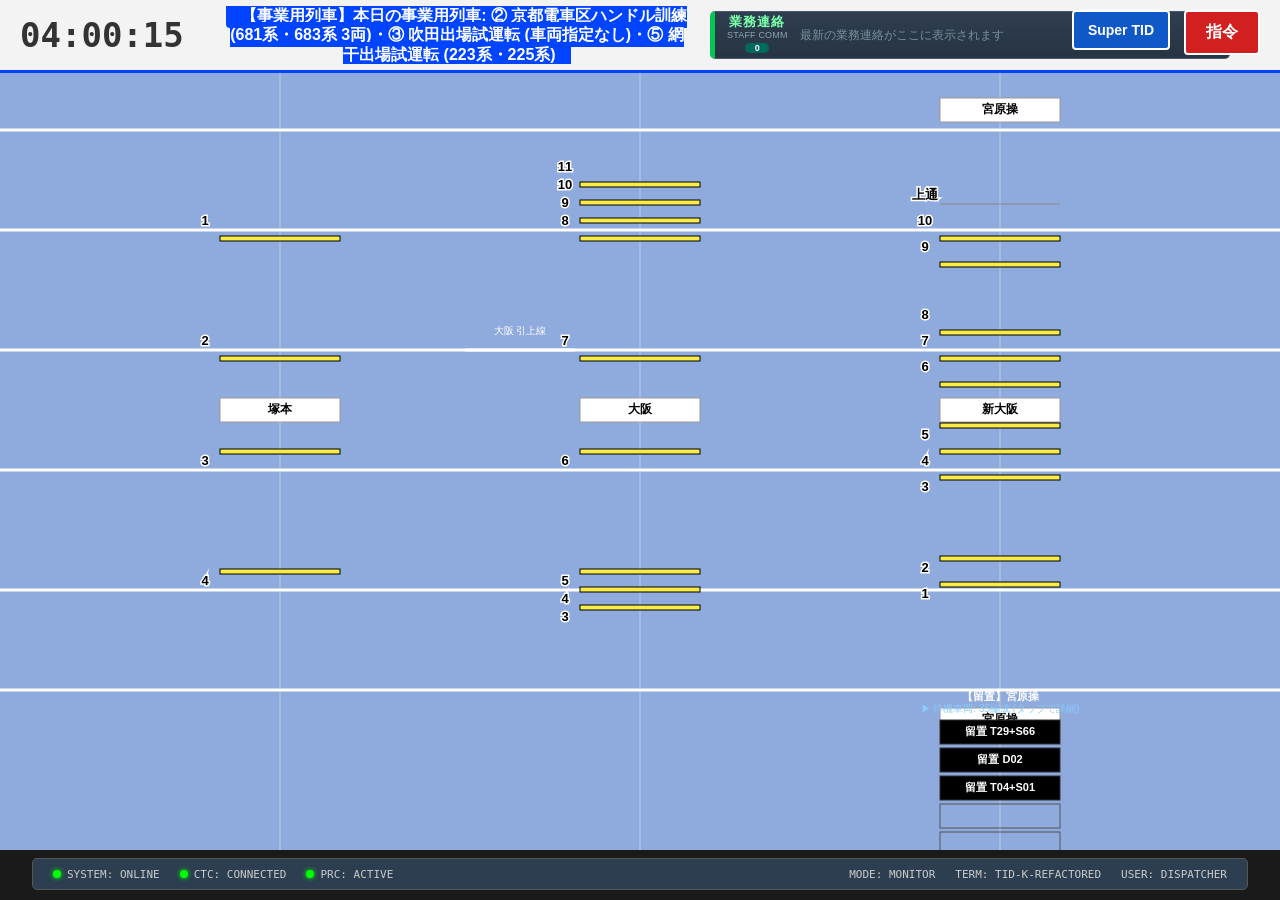
<file: index.html>
<!DOCTYPE html>
<html lang="ja">
<head>
<meta charset="UTF-8">
<meta name="viewport" content="width=device-width, initial-scale=1.0, maximum-scale=1.0, user-scalable=no">
<title>JR West Super TID</title>
<link rel="stylesheet" href="css/style.css?v=06c10860">
<link rel="stylesheet" href="css/header-log.css?v=06c10860">
<link rel="stylesheet" href="css/depot-view.css?v=06c10860">
</head>
<body>

<div id="loading-msg">システム再構築中...</div>

<div id="header">
    <div id="clock" class="clock">04:30:00</div>
    <div id="banner-area" onclick="game.ui.toggleLogPanel('cmd')" style="cursor: pointer;" title="クリックで指令ログ履歴を表示">
        <span id="emergency-banner"></span>
        <span id="info-banner"></span>
    </div>
    <div id="staff-log-feed" onclick="game.ui.toggleLogPanel('staff')" title="クリックで業務連絡ログ履歴を表示">
        <div class="staff-feed-title">
            <b>業務連絡</b>
            <small>STAFF COMM</small>
            <span id="staff-log-count">0</span>
        </div>
        <div id="staff-log-marquee"><span class="staff-feed-idle">最新の業務連絡がここに表示されます</span></div>
    </div>
</div>
<a id="tid-link" href="tid.html" title="運転指令用の Super-TID 画面を開きます">Super TID</a>
<button id="cmd-btn" type="button" onclick="game.ui.toggleCmdPanel()">指令</button>

<div id="log-panel">
    <div id="log-tabs"></div>
    <div id="log-filter-bar"></div>
    <div id="log-panel-container">
        <ul id="log-list"></ul>
    </div>
    <button id="log-panel-close" onclick="game.ui.toggleLogPanel()">閉じる</button>
</div>

<div id="emg-control">
 <h3 style="margin-top:0; color:#ffeb3b;">⚠️ 防護無線発報中 ⚠️</h3>
    <p style="font-size:12px; margin-bottom:10px;">安全確認完了後、以下のボタンで解除してください。</p>
    <button class="btn-emg-clear" onclick="game.clearEmergency()">防護無線解除 (安全確認)</button>
    <p style="color:#fff; font-size:10px; margin-top:5px;">※人身事故時は、他線のみ再開・当該線は区間抑止が残ります。</p>
</div>

<div id="footer">
    <div class="footer-section">
        <div class="status-item"><span class="led led-green"></span> SYSTEM: ONLINE</div>
        <div class="status-item"><span class="led led-green"></span> CTC: CONNECTED</div>
        <div class="status-item"><span class="led led-green"></span> PRC: ACTIVE</div>
    </div>
    <div class="footer-section">
        <div class="status-item">MODE: MONITOR</div>
        <div class="status-item">TERM: TID-K-REFACTORED</div>
        <div class="status-item">USER: DISPATCHER</div>
    </div>
</div>

<div id="cmd-panel">
    <h3>運転指令</h3>
    <div class="cmd-row" style="background:#eef; padding:5px; border-radius:4px;">
        <label style="color:#000;">対象列車選択 (必須)</label>
        <select id="cmd-no" style="font-size:14px; font-weight:bold; width:100%;" onchange="game.ui.updateCmdActionOptions()"><option value="">列車を選択してください</option></select>
    </div>
    <div id="vehicle-info-panel" style="background:#e0f7fa; padding:8px; margin-bottom:10px; border-radius:4px; font-size:11px; color:#006064;">
        <strong>編成情報:</strong> <span id="vehicle-notes">対象列車を選択してください</span>
    </div>
    <h4>0. シミュレーション設定</h4>
    <div class="cmd-section">
        <div class="cmd-row">
            <label>時間の進み方 (1.0倍が標準)</label>
            <select id="cmd-speed" onchange="game.ui.applyTimeScale()"></select>
        </div>
        <div class="cmd-row">
            <label>ダイヤの曜日 (快速の走行線路が変わります)</label>
            <select id="cmd-daytype" onchange="game.ui.applyDayType()"></select>
        </div>
    </div>
    <h4>1. 列車設定変更</h4>
    <div class="cmd-section">
        <div class="cmd-row"><label>行先変更</label>
            <select id="cmd-dest" onchange="game.ui.updateCmdActionOptions()">
                <option value="">変更なし</option>
                <!-- 候補は js/28-dispatch.js の dispatchDestinationCandidates() から作る (UIManager.fillDestSelect) -->
            </select>
        </div>
        <div class="cmd-row">
            <label>種別変更</label>
            <select id="cmd-type">
                <option value="no_change">変更なし</option>
                <option value="普通">普通</option><option value="快速">快速</option><option value="新快速">新快速</option>
                <option value="特急">特急</option><option value="回送">回送</option>
                <option value="臨時">臨時</option>
            </select>
        </div>
        <div class="cmd-row">
            <label>終点到着後の処置</label>
            <select id="cmd-action"></select>
        </div>
        <button id="btn-exec-train" class="btn-exec" onclick="game.ui.executeTrainChange()" style="width:100%;">設定変更 実行</button>
    </div>
    <h4>2. 個別抑止制御</h4>
    <div class="cmd-section">
        <div class="cmd-row">
            <label>抑止指定駅</label>
            <select id="cmd-stop-at"><option value="">指定なし (即時)</option></select>
        </div>
        <div class="btn-group">
            <button id="btn-suspend-imm" class="btn-suspend-imm" onclick="game.ui.executeSuspendImm()" style="flex:1.2;">即時抑止</button>
            <button id="btn-suspend-on" class="btn-suspend" onclick="game.ui.executeSuspendOn()">予約実行</button>
            <button id="btn-suspend-off" class="btn-release" onclick="game.ui.executeSuspendOff()">解除</button>
        </div>
        <!-- ★追加: 抑止を解除して、続行間隔の自動判定を飛ばして発車させる指令 -->
        <button id="btn-force-start" class="btn-force" onclick="game.ui.executeForceStart()"
                title="抑止を解除し、続行間隔の自動判定を1回飛ばして発車させます（進路が空いていない場合は発車しません）">
            ▶ 強制発車 (抑止解除)
        </button>
        <!-- ★その場で運転を止める処置 (js/38f-congestion-control.js) -->
        <div class="cmd-row">
            <button id="btn-term-here" class="btn-suspend-imm" onclick="game.ui.executeOnTheSpot('terminateHere')" title="いまの駅 (駅間なら次の駅) で運転を打ち切ります">当駅打ち切り</button>
            <button id="btn-deadhead-here" class="btn-suspend" onclick="game.ui.executeOnTheSpot('deadheadHere')" title="いまの駅でお客様を降ろし回送にします">回送に変更</button>
            <button id="btn-turn-here" class="btn-release" onclick="game.ui.executeOnTheSpot('turnbackHere')" title="いまの駅 (無理なら前方の折り返せる駅) で折り返します">その場で折り返し</button>
        </div>
    </div>
    <h4>3. 着発番線変更指令 (転線)</h4>
    <div class="cmd-section">
        <div class="cmd-row">
            <label>対象駅</label>
            <select id="cmd-chg-station" onchange="game.ui.updateTrackCandidates()">
                <option value="">駅を選択してください</option>
            </select>
        </div>
        <div class="cmd-row">
            <label>指定番線</label>
            <select id="cmd-chg-track">
                <option value="">駅を選択してください</option>
            </select>
        </div>
        <button class="btn-exec" onclick="game.ui.applyTrackChange()">変更予約 実行</button>
    </div>
    <h4>4. 留置場 出区・強制発車指令</h4>
    <div class="cmd-section">
        <div class="cmd-row">
            <label>対象留置場 (留置数)</label>
            <select id="cmd-depot-sel" onchange="game.ui.updateDepotTrains()">
                <!-- 動的生成 -->
            </select>
        </div>
        <div class="cmd-row">
            <label>対象車両</label>
            <select id="cmd-depot-train">
                <!-- 動的生成 -->
            </select>
        </div>
        <div style="display:flex; gap:5px; margin-bottom: 5px;">
            <div style="flex:1;">
                <label>発車時間</label>
                <select id="cmd-depot-time">
                    <option value="0">即時</option>
                    <option value="1">1分後</option>
                    <option value="2">2分後</option>
                    <option value="3">3分後</option>
                    <option value="5">5分後</option>
                    <option value="10">10分後</option>
                </select>
            </div>
            <div style="flex:1;">
                <label>種別</label>
                <select id="cmd-depot-type" onchange="game.ui.updateDepotDests()">
                    <option value="普通">普通</option>
                    <option value="快速">快速</option>
                    <option value="新快速">新快速</option>
                    <option value="特急">特急</option>
                    <option value="回送" selected>回送</option>
                    <option value="臨時">臨時</option>
                </select>
            </div>
        </div>
        <div class="cmd-row">
            <label>行先</label>
            <select id="cmd-depot-dest" onchange="game.ui.updateCmdDepotActionOptions()">
                <option value="京都">京都</option><option value="大阪">大阪</option>
                <option value="西明石">西明石</option><option value="姫路">姫路</option>
                <option value="網干">網干</option><option value="野洲">野洲</option>
                <option value="米原">米原</option><option value="草津">草津</option>
                <option value="高槻">高槻</option><option value="尼崎">尼崎</option>
                <option value="神戸">神戸</option><option value="敦賀">敦賀</option>
                <option value="須磨">須磨</option><option value="芦屋">芦屋</option>
                <option value="近江今津">近江今津</option><option value="長浜">長浜</option>
                <option value="宮原操">宮原操</option><option value="向日町操">向日町操</option>
                <option value="吹田貨">吹田貨</option>
                <option value="上郡">上郡</option><option value="播州赤穂">播州赤穂</option>
                <option value="放出">放出</option><option value="松井山手">松井山手</option>
                <option value="木津">木津</option>
            </select>
        </div>
        <div class="cmd-row">
            <label>到着後</label>
            <select id="cmd-depot-action"></select>
        </div>
        <button class="btn-exec" onclick="game.ui.executeDepotOutForce()" style="background:#800080; width:100%;">出区・強制発車 設定</button>
    </div>
    <h4>5. 運転見合わせ設定 (区間)</h4>
    <div class="cmd-section">
        <div class="cmd-row">
            <label>対象線路</label>
            <select id="sus-track">
                <option value="Up_In">上り内側</option><option value="Up_Out">上り外側</option>
                <option value="Down_In">下り内側</option><option value="Down_Out">下り外側</option>
                <option value="Up_Hoppo">北方貨物上</option><option value="Down_Hoppo">北方貨物下</option>
                <option value="Kosei_Up">湖西線上り</option><option value="Kosei_Down">湖西線下り</option>
                <option value="Fukuchi_Up">JR宝塚線上り</option><option value="Fukuchi_Down">JR宝塚線下り</option>
                <option value="Tozai_Up">JR東西線・学研都市線上り</option><option value="Tozai_Down">JR東西線・学研都市線下り</option>
                <option value="Ako_Up">赤穂線上り</option><option value="Ako_Down">赤穂線下り</option>
            </select>
        </div>
        <div class="cmd-row" style="display:flex; gap:5px;">
            <div style="flex:1;"><label>開始駅</label><select id="sus-start"><option value="">駅を選択</option></select></div>
            <div style="flex:1;"><label>終了駅</label><select id="sus-end"><option value="">駅を選択</option></select></div>
        </div>
        <div class="btn-group">
            <button id="btn-stop-sus" class="btn-stop" onclick="game.ui.setSuspension()">見合わせ 設定</button>
            <button id="btn-clear-sus" class="btn-clear" onclick="game.ui.clearSuspension()">全解除</button>
        </div>
    </div>
    <div style="text-align:right; margin-top:15px;"><button id="btn-close-cmd" class="btn-close" onclick="game.ui.toggleCmdPanel()">閉じる</button></div>
</div>

<!-- 線路図。
     canvas-spacer は線路図全体の大きさを持つ空の箱で、スクロールバーを出すためのもの。
     キャンバス自体は画面の大きさぶんしか作らず、スクロール量に合わせて描き直す。
     こうしないと iPad の Safari でキャンバスの面積の上限に掛かり、
     線路図が真っ白になってしまう。 -->
<div id="tid-viewport">
    <canvas id="tidCanvas"></canvas>
    <div id="scroll-container"><div id="canvas-spacer"></div></div>
</div>
<div id="dep-board-modal" onclick="game.ui.closeDepartureBoard()" style="display:none; position:fixed; top:0; left:0; width:100%; height:100%; background:rgba(0,0,0,0.8); z-index:9999; justify-content:center; align-items:center; flex-direction:column; gap:10px; overflow-y:auto;">
    
    <div onclick="event.stopPropagation()" style="background:#000; border: 2px solid #555; width: 1000px; padding: 20px; font-family: 'Meiryo UI', 'MS Gothic', sans-serif; transform: scale(0.8); transform-origin: center; margin-bottom: -60px;">
        <div style="display:flex; align-items:center; border-bottom: 2px solid #ccc; padding-bottom: 10px; margin-bottom: 10px;">
            <div style="background:#0055A5; color:white; font-size:50px; padding:0 20px; font-weight:bold; font-family:Arial;">A</div>
            <div style="color:white; font-size:35px; margin-left:15px; line-height:1.1; font-weight:bold;">
                上り 大阪・京都方面<br><span style="font-size:18px; font-weight:normal;">for Ōsaka, Kyōto</span>
            </div>
            <div id="dep-board-header-up" style="color:white; font-size:40px; margin-left:auto; text-align:right; font-weight:bold;">
                駅 発車標<br><span style="font-size:18px; font-weight:normal;">Departures</span>
            </div>
        </div>
        <div style="display:flex; color:#ccc; font-size:14px; border-bottom: 1px solid #777; padding-bottom:5px;">
            <div style="width:240px; text-align:center;">種別 Type</div>
            <div style="width:190px; text-align:center;">遅れ Delay</div>
            <div style="width:150px; text-align:center;">時刻 Departure Time</div>
            <div style="width:220px; text-align:center;">行先 Destination</div>
            <div style="width:100px; text-align:center;">のりば Track</div>
        </div>
        <div id="dep-board-rows-up"></div>
    </div>

    <div onclick="event.stopPropagation()" style="background:#000; border: 2px solid #555; width: 1000px; padding: 20px; font-family: 'Meiryo UI', 'MS Gothic', sans-serif; transform: scale(0.8); transform-origin: center;">
        <div style="display:flex; align-items:center; border-bottom: 2px solid #ccc; padding-bottom: 10px; margin-bottom: 10px;">
            <div style="background:#0055A5; color:white; font-size:50px; padding:0 20px; font-weight:bold; font-family:Arial;">A</div>
            <div style="color:white; font-size:35px; margin-left:15px; line-height:1.1; font-weight:bold;">
                下り 三ノ宮・姫路方面<br><span style="font-size:18px; font-weight:normal;">for Sannomiya, Himeji</span>
            </div>
            <div id="dep-board-header-down" style="color:white; font-size:40px; margin-left:auto; text-align:right; font-weight:bold;">
                駅 発車標<br><span style="font-size:18px; font-weight:normal;">Departures</span>
            </div>
        </div>
        <div style="display:flex; color:#ccc; font-size:14px; border-bottom: 1px solid #777; padding-bottom:5px;">
            <div style="width:240px; text-align:center;">種別 Type</div>
            <div style="width:190px; text-align:center;">遅れ Delay</div>
            <div style="width:150px; text-align:center;">時刻 Departure Time</div>
            <div style="width:220px; text-align:center;">行先 Destination</div>
            <div style="width:100px; text-align:center;">のりば Track</div>
        </div>
        <div id="dep-board-rows-down"></div>
    </div>
</div>

<!-- 輸送障害の報告書 (社員限り)。js/32-records.js が中身を作る -->
<div id="report-modal" onclick="game.ui.closeIncidentReport()" style="display:none;">
    <div class="report-modal-box" onclick="event.stopPropagation()">
        <div class="report-modal-head">
            <b>輸送障害報告</b>
            <button onclick="game.ui.saveIncidentReport()">テキストで保存</button>
            <button onclick="game.ui.closeIncidentReport()">閉じる</button>
        </div>
        <div id="report-modal-body"></div>
    </div>
</div>

<!-- ★追加: 留置車両一覧モーダル -->
<div id="depot-modal" onclick="closeDepotModal()" style="display:none; position:fixed; top:0; left:0; width:100%; height:100%; background:rgba(0,0,0,0.8); z-index:9999; justify-content:center; align-items:center; flex-direction:column; overflow-y:auto;">
    <div onclick="event.stopPropagation()" style="background:#fff; border: 2px solid #555; width: 94%; max-width: 1040px; padding: 18px 20px; font-family: 'Meiryo UI', 'MS Gothic', sans-serif; border-radius: 8px;">
        <h2 id="depot-modal-title">留置場 構内配線図</h2>
        <div id="depot-modal-content" style="max-height: 68vh; overflow-y: auto;">
            <!-- リストがここに生成されます -->
        </div>
        <div style="text-align:right; margin-top: 15px;">
            <button onclick="closeDepotModal()" style="padding: 8px 20px; cursor: pointer; background: #666; color: #fff; border: none; border-radius: 4px; font-weight: bold;">閉じる</button>
        </div>
    </div>
</div>


<!-- 読み込み順に意味があります。データ定義 -> クラス本体 -> prototype への追加 -> 起動 -->
<script src="js/01-config.js?v=06c10860"></script>
<script src="js/02-fleet-data.js?v=06c10860"></script>
<script src="js/03-stations.js?v=06c10860"></script>
<script src="js/04-depots.js?v=06c10860"></script>
<script src="js/05-track-manager.js?v=06c10860"></script>
<script src="js/06-fleet.js?v=06c10860"></script>
<script src="js/07-spawner-core.js?v=06c10860"></script>
<script src="js/08-spawner-mainline.js?v=06c10860"></script>
<script src="js/09-spawner-branch.js?v=06c10860"></script>
<script src="js/10-timetable.js?v=06c10860"></script>
<script src="js/11-train-core.js?v=06c10860"></script>
<script src="js/12-train-move.js?v=06c10860"></script>
<script src="js/13-train-hold.js?v=06c10860"></script>
<script src="js/14-train-turnback.js?v=06c10860"></script>
<script src="js/15-train-depot.js?v=06c10860"></script>
<script src="js/16-train-adjust.js?v=06c10860"></script>
<script src="js/17-renderer.js?v=06c10860"></script>
<script src="js/18-ui-core.js?v=06c10860"></script>
<script src="js/19-ui-log.js?v=06c10860"></script>
<script src="js/20-ui-cmd.js?v=06c10860"></script>
<script src="js/21-ui-board.js?v=06c10860"></script>
<script src="js/22-depot-view.js?v=06c10860"></script>
<script src="js/23-game.js?v=06c10860"></script>
<script src="js/24-service-rules.js?v=06c10860"></script>
<script src="js/25-signals.js?v=06c10860"></script>
<script src="js/26-incidents.js?v=06c10860"></script>
<script src="js/27-operations.js?v=06c10860"></script>
<script src="js/28-dispatch.js?v=06c10860"></script>
<script src="js/29-sim-bus.js?v=06c10860"></script>
<script src="js/30-duty-log.js?v=06c10860"></script>
<script src="js/31-comms.js?v=06c10860"></script>
<script src="js/32-records.js?v=06c10860"></script>
<script src="js/33-incident-scenarios.js?v=06c10860"></script>
<script src="js/34-freight-terminals.js?v=06c10860"></script>
<script src="js/35-sidings.js?v=06c10860"></script>
<script src="js/36-special-events.js?v=06c10860"></script>
<script src="js/37-amagasaki-prc.js?v=06c10860"></script>
<script src="js/38-freight-timetable.js?v=06c10860"></script>
<script src="js/38b-night-work.js?v=06c10860"></script>
<script src="js/38c-dispatch-rules.js?v=06c10860"></script>
<script src="js/38d-train-numbers.js?v=06c10860"></script>
<script src="js/38e-night-work-detail.js?v=06c10860"></script>
<script src="js/38f-congestion-control.js?v=06c10860"></script>
<script src="js/39-boot.js?v=06c10860"></script>

<!-- ===================================================== 版の食い違いの見張り
     詳しくは tid.html の同じ部分を参照。古い js がキャッシュから使われている
     ときに、一度だけキャッシュを避けて読み直す。 -->
<script>
(function () {
    var okAll = true;
    try { okAll = (typeof DutyLog !== "undefined") && (typeof CommSystem !== "undefined"); }
    catch (e) { okAll = false; }
    if (okAll) return;
    var KEY = "tid-version-reload";
    var already = false;
    try { already = !!sessionStorage.getItem(KEY); } catch (e) { already = false; }
    if (already) return;
    try { sessionStorage.setItem(KEY, "1"); } catch (e) { /* 使えなくても続ける */ }
    location.replace(location.pathname + "?r=" + Date.now());
})();
</script>

</body>
</html>
</file>
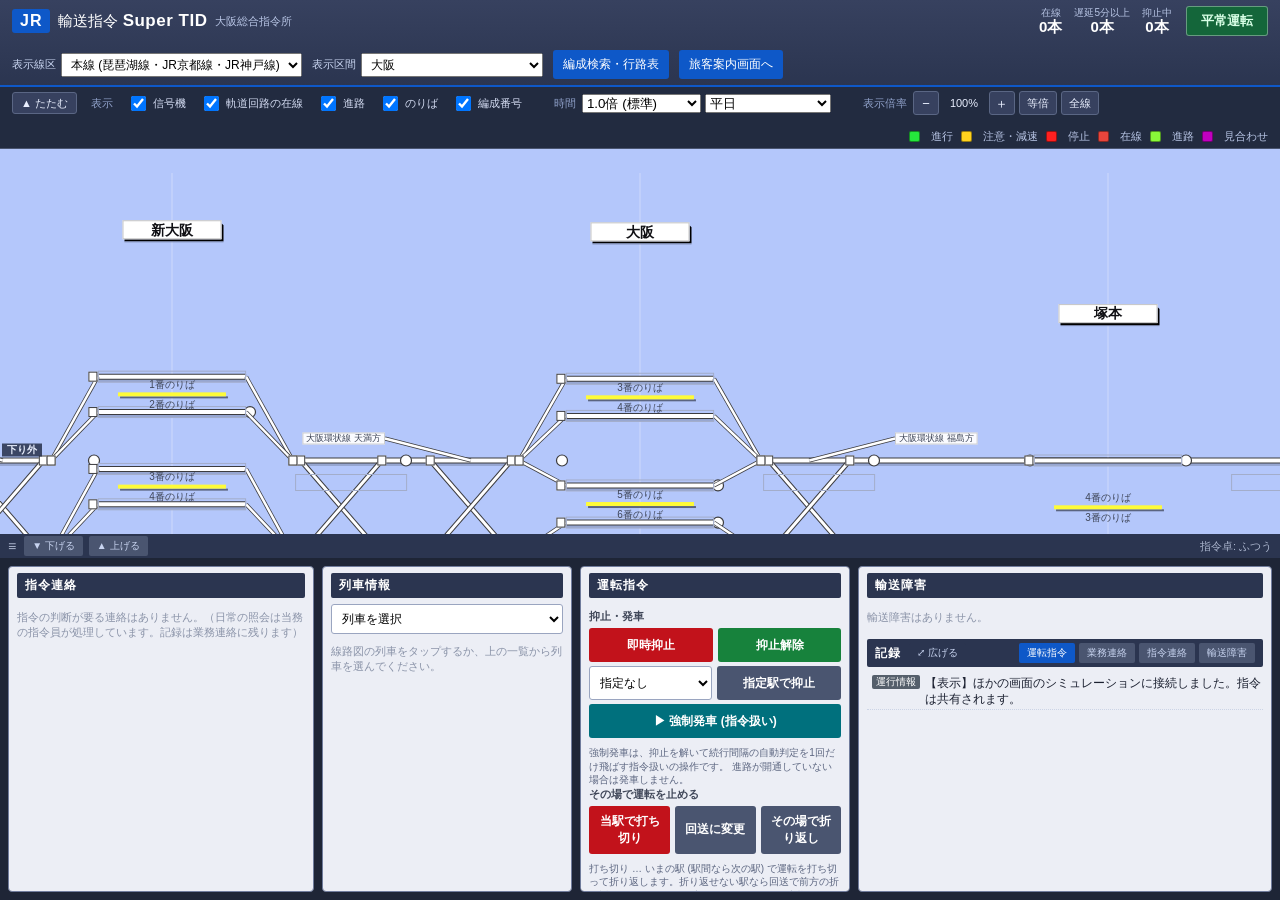
<file: tid.html>
<!DOCTYPE html>
<html lang="ja">
<head>
<meta charset="UTF-8">
<meta name="viewport" content="width=device-width, initial-scale=1.0, viewport-fit=cover">
<title>JR西日本 輸送指令 Super TID</title>
<link rel="stylesheet" href="css/header-log.css?v=06c10860">
<link rel="stylesheet" href="css/depot-view.css?v=06c10860">
<link rel="stylesheet" href="css/tid.css?v=06c10860">
</head>
<body class="tid-body">

<div id="tid-loading">Super TID 起動中…</div>

<!-- ===================================================== 上段: 表題と状況 -->
<header id="tid-header">
    <div class="tid-brand">
        <span class="tid-brand-mark">JR</span>
        <span class="tid-brand-name">輸送指令 <b>Super TID</b></span>
        <span class="tid-brand-sub">大阪総合指令所</span>
    </div>
    <div id="tid-clock" class="tid-clock">04:00:00</div>
    <div class="tid-stats">
        <span class="tid-stat"><i>在線</i><b id="tid-count">0本</b></span>
        <span class="tid-stat"><i>遅延5分以上</i><b id="tid-delay">0本</b></span>
        <span class="tid-stat"><i>抑止中</i><b id="tid-held">0本</b></span>
    </div>
    <div id="tid-status" class="tid-status is-ok">平常運転</div>
    <div class="tid-headctl">
        <label class="tid-inline">表示線区
            <select id="tid-area"></select>
        </label>
        <label class="tid-inline">表示区間
            <select id="tid-jump"></select>
        </label>
        <button id="tid-duty-open" class="tid-link tid-link-btn" type="button"
                title="編成番号から、その編成のその日の行路 (仕業のつながり) を出します">編成検索・行路表</button>
        <a class="tid-link" href="index.html">旅客案内画面へ</a>
    </div>
</header>

<!-- ===================================================== 表示切替 -->
<!-- 表示・時間・表示倍率の欄。たたむと線路図 (在線モニタ) が縦に広がる。
     たたんだかどうかは覚えておく (js/42-tid-ui.js の bindLayout)。 -->
<div id="tid-toolbar">
    <button id="tid-toolbar-toggle" class="tid-tb-toggle" type="button"
            title="表示・時間・表示倍率の欄をたたんで、線路図を広くします">▲ たたむ</button>
    <span class="tid-toolbar-title">表示</span>
    <label><input type="checkbox" id="tid-show-signal" checked> 信号機</label>
    <label><input type="checkbox" id="tid-show-occupy" checked> 軌道回路の在線</label>
    <label><input type="checkbox" id="tid-show-route" checked> 進路</label>
    <label><input type="checkbox" id="tid-show-platform" checked> のりば</label>
    <label><input type="checkbox" id="tid-show-fleet" checked> 編成番号</label>
    <span class="tid-zoomctl">
        <b>時間</b>
        <select id="tid-speed" title="シミュレーション時間の進み方。1.0倍が標準の速さです。"></select>
        <select id="tid-daytype" title="快速の走行線路 (外側/内側) は平日と土休日で違います。"></select>
    </span>
    <span class="tid-zoomctl">
        <b>表示倍率</b>
        <button id="tid-zoom-out" class="tid-zbtn" title="縮小 (キー -)">−</button>
        <span id="tid-zoom-val" class="tid-zoom-val">100%</span>
        <button id="tid-zoom-in" class="tid-zbtn" title="拡大 (キー +)">＋</button>
        <button id="tid-zoom-reset" class="tid-zbtn tid-zbtn-w" title="等倍に戻す (キー 0)">等倍</button>
        <button id="tid-zoom-fit" class="tid-zbtn tid-zbtn-w" title="線路図の高さを画面に合わせる">全線</button>
    </span>
    <span class="tid-legend">
        <i class="lg lg-g"></i>進行
        <i class="lg lg-y"></i>注意・減速
        <i class="lg lg-r"></i>停止
        <i class="lg lg-occ"></i>在線
        <i class="lg lg-route"></i>進路
        <i class="lg lg-sus"></i>見合わせ
    </span>
</div>

<!-- ===================================================== 中央: 線路図 -->
<div id="tid-viewport">
    <canvas id="tid-canvas"></canvas>
    <div id="tid-scroll"><div id="tid-spacer"></div></div>
    <div id="tid-station" class="tid-station"></div>

    <!-- 編成検索・行路表 (線路図の上にかぶせて出す) -->
    <div id="tid-duty" class="tid-duty">
        <div class="tid-station-head">
            <b>編成検索・行路表</b>
            <button id="tid-duty-close" class="tid-x" type="button">閉じる</button>
        </div>
        <div class="tid-duty-pick">
            <label for="tid-duty-sel">編成</label>
            <select id="tid-duty-sel"><option value="">編成を選んでください</option></select>
            <span id="tid-duty-count" class="tid-duty-count"></span>
        </div>
        <div class="tid-duty-search">
            <input id="tid-duty-q" type="search" placeholder="絞り込み (例 W / ホシ / 223系 / 網干)"
                   autocomplete="off">
            <button id="tid-duty-go" class="tid-btn tid-btn-exec" type="button">検索</button>
            <button id="tid-duty-clear" class="tid-btn" type="button">解除</button>
            <button id="tid-duty-cur" class="tid-btn" type="button"
                    title="線路図で選んでいる列車の編成を引きます">選択中の列車から</button>
        </div>
        <div id="tid-duty-body" class="tid-duty-body">
            <p class="tid-empty">上の一覧から編成を選んでください。（絞り込み欄に W / 223系 / 網干 などを入れると一覧が短くなります）</p>
        </div>
    </div>
    <!-- 輸送障害の報告書 (社員限り)。js/32-records.js が中身を作る -->
    <div id="tid-report" class="tid-duty tid-report">
        <div class="tid-station-head">
            <b>輸送障害報告</b>
            <span class="tid-report-tools">
                <button id="tid-report-save" class="tid-btn" type="button" title="報告書を文字だけのファイルで保存します">テキストで保存</button>
                <button id="tid-report-close" class="tid-x" type="button">閉じる</button>
            </span>
        </div>
        <div id="tid-report-body" class="tid-report-body"></div>
    </div>
    <div id="tid-toast" class="tid-toast"></div>
</div>

<!-- ===================================================== 下段: 指令パッドと情報 -->
<!-- 指令卓の高さを変える取っ手 (下げる・上げる・ドラッグ)。線路図を広く見たいときに指令卓を下へ寄せる -->
<div id="tid-dock-bar" title="ドラッグして指令卓の高さを変えられます">
    <span class="tid-dock-grip">≡</span>
    <button id="tid-dock-down" class="tid-tab" type="button" title="指令卓を下げて、線路図を広くします">▼ 下げる</button>
    <button id="tid-dock-up" class="tid-tab" type="button" title="指令卓を上げます">▲ 上げる</button>
    <span id="tid-dock-state" class="tid-dock-state"></span>
</div>
<div id="tid-dock">

    <section class="tid-panel tid-panel-comm">
        <h2>指令連絡 <span id="tid-comm-count" class="tid-comm-count"></span></h2>
        <div id="tid-comm-list" class="tid-comm-list">
            <p class="tid-empty">現場からの連絡はありません。</p>
        </div>
    </section>

    <section class="tid-panel tid-panel-train">
        <h2>列車情報</h2>
        <select id="tid-train"></select>
        <div id="tid-train-info" class="tid-train-info">
            <p class="tid-empty">線路図の列車をタップするか、上の一覧から列車を選んでください。</p>
        </div>
    </section>

    <section class="tid-panel tid-panel-cmd">
        <h2>運転指令</h2>

        <div class="tid-group">
            <div class="tid-group-title">抑止・発車</div>
            <div class="tid-row">
                <button id="tid-btn-hold" class="tid-btn tid-btn-stop">即時抑止</button>
                <button id="tid-btn-release" class="tid-btn tid-btn-go">抑止解除</button>
            </div>
            <div class="tid-row">
                <select id="tid-hold-at"></select>
                <button id="tid-btn-hold-at" class="tid-btn">指定駅で抑止</button>
            </div>
            <button id="tid-btn-force" class="tid-btn tid-btn-force">▶ 強制発車 (指令扱い)</button>
            <p class="tid-hint">強制発車は、抑止を解いて続行間隔の自動判定を1回だけ飛ばす指令扱いの操作です。
                進路が開通していない場合は発車しません。</p>
            <div class="tid-group-title">その場で運転を止める</div>
            <div class="tid-row">
                <button id="tid-btn-term" class="tid-btn tid-btn-stop">当駅で打ち切り</button>
                <button id="tid-btn-deadhead" class="tid-btn">回送に変更</button>
                <button id="tid-btn-turnhere" class="tid-btn">その場で折り返し</button>
            </div>
            <p class="tid-hint">打ち切り … いまの駅 (駅間なら次の駅) で運転を打ち切って折り返します。折り返せない駅なら回送で前方の折り返せる駅へ。
                回送に変更 … いまの駅でお客様を降ろし回送にします。折り返し … いまの駅 (無理なら前方で最初に折り返せる駅) で折り返し、来た方向へ戻します。</p>
        </div>

        <div class="tid-group">
            <div class="tid-group-title">列車の設定変更</div>
            <div class="tid-row">
                <select id="tid-dest"></select>
                <select id="tid-type">
                    <option value="no_change">種別 変更なし</option>
                    <option value="普通">普通</option>
                    <option value="快速">快速</option>
                    <option value="新快速">新快速</option>
                    <option value="特急">特急</option>
                    <option value="回送">回送</option>
                    <option value="臨時">臨時</option>
                </select>
            </div>
            <div class="tid-row">
                <select id="tid-action">
                    <option value="">終着後の処置 変更なし</option>
                    <option value="turnback">到着後 通常折り返し</option>
                    <option value="in_depot_leave">入区後 留置</option>
                    <option value="in_depot_remove">入区後 運用終了</option>
                    <option value="remove">入区せず 運用終了</option>
                    <option value="stop_same_home">到着後 同ホームで抑止</option>
                    <option value="stop_opposite_home">到着後 反対ホームで抑止</option>
                </select>
                <button id="tid-btn-apply" class="tid-btn tid-btn-exec">変更 実行</button>
            </div>
        </div>

        <div class="tid-group">
            <div class="tid-group-title">着発番線変更 (転線)</div>
            <div class="tid-row">
                <select id="tid-chg-station"></select>
                <select id="tid-chg-track"><option value="">番線を選択</option></select>
            </div>
            <button id="tid-btn-track" class="tid-btn tid-btn-exec">着発番線 変更</button>
            <p id="tid-chg-hint" class="tid-hint">列車を選ぶと、その列車が入れる番線だけが選べます。</p>
        </div>

        <!-- 出区・運転見合わせ・防護無線。ふだんはあまり使わないので、
             運転指令の下にまとめて折りたたんでおく。 -->
        <details id="tid-more-cmd" class="tid-more">
            <summary>出区・運転見合わせ・防護無線</summary>
        <div class="tid-group">
            <div class="tid-group-title">留置場からの出区</div>
            <select id="tid-depot"></select>
            <select id="tid-depot-train"><option value="">車両を選択</option></select>
            <div class="tid-row">
                <select id="tid-depot-time">
                    <option value="0">即時</option>
                    <option value="1">1分後</option>
                    <option value="2">2分後</option>
                    <option value="3">3分後</option>
                    <option value="5">5分後</option>
                    <option value="10">10分後</option>
                </select>
                <select id="tid-depot-type">
                    <option value="回送" selected>回送</option>
                    <option value="普通">普通</option>
                    <option value="快速">快速</option>
                    <option value="新快速">新快速</option>
                    <option value="臨時">臨時</option>
                </select>
            </div>
            <div class="tid-row">
                <select id="tid-depot-dest">
                    <option value="京都">京都</option><option value="大阪">大阪</option>
                    <option value="高槻">高槻</option><option value="尼崎">尼崎</option>
                    <option value="西明石">西明石</option><option value="姫路">姫路</option>
                    <option value="草津">草津</option><option value="野洲">野洲</option>
                    <option value="米原">米原</option><option value="新三田">新三田</option>
                    <option value="宝塚">宝塚</option><option value="放出">放出</option>
                    <option value="宮原操">宮原操</option><option value="向日町操">向日町操</option>
                    <option value="網干">網干</option><option value="上郡">上郡</option>
                    <option value="播州赤穂">播州赤穂</option><option value="四条畷">四条畷</option>
                    <option value="松井山手">松井山手</option><option value="木津">木津</option>
                </select>
                <button id="tid-btn-depot-out" class="tid-btn tid-btn-exec">出区 指令</button>
            </div>
        </div>

        <div class="tid-group">
            <div class="tid-group-title">運転見合わせ</div>
            <select id="tid-sus-track">
                <option value="Down_Out">下り外側線</option>
                <option value="Down_In">下り内側線</option>
                <option value="Up_In">上り内側線</option>
                <option value="Up_Out">上り外側線</option>
                <option value="Kosei_Down">湖西線 下り</option>
                <option value="Kosei_Up">湖西線 上り</option>
                <option value="Fukuchi_Down">JR宝塚線 下り</option>
                <option value="Fukuchi_Up">JR宝塚線 上り</option>
                <option value="Tozai_Down">JR東西線・学研都市線 下り</option>
                <option value="Tozai_Up">JR東西線・学研都市線 上り</option>
                <option value="Ako_Down">赤穂線 下り</option>
                <option value="Ako_Up">赤穂線 上り</option>
            </select>
            <div class="tid-row">
                <select id="tid-sus-start"></select>
                <select id="tid-sus-end"></select>
            </div>
            <div class="tid-row">
                <button id="tid-btn-sus-set" class="tid-btn tid-btn-stop">見合わせ 設定</button>
                <button id="tid-btn-sus-clear" class="tid-btn tid-btn-go">全解除</button>
            </div>
            <div class="tid-group-title">臨時輸送 (催し)</div>
            <div class="tid-row">
                <select id="tid-event-sel" title="花火大会・コンサートなど、多客の催しを選びます"></select>
                <button id="tid-btn-event-open" class="tid-btn" type="button"
                        title="選んだ催しの臨時輸送を始めます (1時間後に開演)。臨時列車・増結・駅の誘導強化を行います">開催</button>
                <button id="tid-btn-event-close" class="tid-btn" type="button">終了</button>
            </div>
            <p class="tid-hint" id="tid-event-state">臨時輸送はありません</p>
            <div class="tid-group-title">大規模障害 (訓練)</div>
            <div class="tid-row">
                <button id="tid-btn-major-rain" class="tid-btn" type="button"
                        title="雨の多い区間で雨量計の規制を起こします。区間の列車は抑止され、解除後に順次発車させます">大雨</button>
                <button id="tid-btn-major-snow" class="tid-btn" type="button"
                        title="雪の多い区間で分岐器の不転換を起こします。区間の列車は抑止され、解除後に順次発車させます">大雪</button>
            </div>
            <p class="tid-hint">大雨・大雪・重い人身事故では、区間の列車をすべて抑止します。見合わせを解除しても抑止は残り、
                「輸送障害」欄で先頭から1本ずつ・3本ずつ・全列車を解除できます
                (しばらく操作が無いと応援の指令員が引き継ぎ、残りを間隔をあけて自動で発車させます)。</p>
        </div>

        <div class="tid-group tid-group-emg">
            <div class="tid-group-title">防護無線</div>
            <div class="tid-row">
                <button id="tid-btn-radio" class="tid-btn tid-btn-emg">防護無線 発報</button>
                <button id="tid-btn-radio-off" class="tid-btn tid-btn-go">防護無線 解除</button>
            </div>
        </div>
        </details>
    </section>


    <section class="tid-panel tid-panel-info">
        <h2>輸送障害</h2>
        <div id="tid-incidents" class="tid-incidents">
            <p class="tid-empty">輸送障害はありません。</p>
        </div>
        <h2 class="tid-h2-log">
            記録
            <button id="tid-dock-grow" class="tid-tab tid-grow" type="button"
                    title="指令卓 (輸送障害・記録) を縦に広げます">⤢ 広げる</button>
            <span class="tid-tabs">
                <button id="tid-log-cmd" class="tid-tab is-active">運転指令</button>
                <button id="tid-log-staff" class="tid-tab">業務連絡</button>
                <button id="tid-log-comm" class="tid-tab" title="指令連絡 1件ごとの記録 (連絡・続報・答え)">指令連絡</button>
                <button id="tid-log-inc" class="tid-tab" title="輸送障害 1件ごとの記録と報告書">輸送障害</button>
            </span>
        </h2>
        <div id="tid-logs" class="tid-logs"></div>
    </section>
</div>

<!-- 留置場の構内配線図 (旅客向け画面と同じものを使う) -->
<div id="depot-modal" onclick="closeDepotModal()" style="display:none; position:fixed; top:0; left:0; width:100%; height:100%; background:rgba(0,0,0,0.8); z-index:9999; justify-content:center; align-items:center; flex-direction:column; overflow-y:auto;">
    <div onclick="event.stopPropagation()" style="background:#fff; border: 2px solid #555; width: 94%; max-width: 1040px; padding: 18px 20px; font-family: 'Meiryo UI', 'MS Gothic', sans-serif; border-radius: 8px;">
        <h2 id="depot-modal-title">留置場 構内配線図</h2>
        <div id="depot-modal-content" style="max-height: 68vh; overflow-y: auto;"></div>
        <div style="text-align:right; margin-top: 15px;">
            <button onclick="closeDepotModal()" style="padding: 8px 20px; cursor: pointer; background: #666; color: #fff; border: none; border-radius: 4px; font-weight: bold;">閉じる</button>
        </div>
    </div>
</div>

<!-- 旅客向け画面と同じ仕組みを使うため、隠し要素を置いておく -->
<div id="tid-hidden" aria-hidden="true">
    <div id="clock"></div>
    <div id="emergency-banner"></div><div id="info-banner"></div>
    <div id="emg-control"></div>
    <div id="staff-log-marquee"></div><div id="staff-log-count"></div>
    <div id="log-panel"></div><div id="log-tabs"></div>
    <div id="log-filter-bar"></div><ul id="log-list"></ul>
    <div id="loading-msg"></div>
    <select id="cmd-no"></select><select id="cmd-dest"></select>
    <select id="cmd-type"></select><select id="cmd-action"></select>
    <select id="cmd-stop-at"></select><select id="cmd-chg-station"></select>
    <select id="cmd-chg-track"></select><select id="cmd-depot-sel"></select>
    <select id="cmd-depot-train"></select><select id="cmd-depot-time"></select>
    <select id="cmd-depot-type"></select><select id="cmd-depot-dest"></select>
    <select id="cmd-depot-action"></select><select id="sus-track"></select>
    <select id="sus-start"></select><select id="sus-end"></select>
    <div id="cmd-panel"></div><div id="vehicle-notes"></div>
    <div id="dep-board-modal"></div>
    <div id="dep-board-rows-up"></div><div id="dep-board-rows-down"></div>
    <div id="dep-board-header-up"></div><div id="dep-board-header-down"></div>
    <div id="scroll-container"></div><div id="canvas-spacer"></div>
    <canvas id="tidCanvas"></canvas>
</div>

<!-- シミュレーション本体。index.html とまったく同じ順序で読み込む。 -->
<script src="js/01-config.js?v=06c10860"></script>
<script src="js/02-fleet-data.js?v=06c10860"></script>
<script src="js/03-stations.js?v=06c10860"></script>
<script src="js/04-depots.js?v=06c10860"></script>
<script src="js/05-track-manager.js?v=06c10860"></script>
<script src="js/06-fleet.js?v=06c10860"></script>
<script src="js/07-spawner-core.js?v=06c10860"></script>
<script src="js/08-spawner-mainline.js?v=06c10860"></script>
<script src="js/09-spawner-branch.js?v=06c10860"></script>
<script src="js/10-timetable.js?v=06c10860"></script>
<script src="js/11-train-core.js?v=06c10860"></script>
<script src="js/12-train-move.js?v=06c10860"></script>
<script src="js/13-train-hold.js?v=06c10860"></script>
<script src="js/14-train-turnback.js?v=06c10860"></script>
<script src="js/15-train-depot.js?v=06c10860"></script>
<script src="js/16-train-adjust.js?v=06c10860"></script>
<script src="js/17-renderer.js?v=06c10860"></script>
<script src="js/18-ui-core.js?v=06c10860"></script>
<script src="js/19-ui-log.js?v=06c10860"></script>
<script src="js/20-ui-cmd.js?v=06c10860"></script>
<script src="js/21-ui-board.js?v=06c10860"></script>
<script src="js/22-depot-view.js?v=06c10860"></script>
<script src="js/23-game.js?v=06c10860"></script>
<script src="js/24-service-rules.js?v=06c10860"></script>
<script src="js/25-signals.js?v=06c10860"></script>
<script src="js/26-incidents.js?v=06c10860"></script>
<script src="js/27-operations.js?v=06c10860"></script>
<script src="js/28-dispatch.js?v=06c10860"></script>
<script src="js/29-sim-bus.js?v=06c10860"></script>
<script src="js/30-duty-log.js?v=06c10860"></script>
<script src="js/31-comms.js?v=06c10860"></script>
<script src="js/32-records.js?v=06c10860"></script>
<script src="js/33-incident-scenarios.js?v=06c10860"></script>
<script src="js/34-freight-terminals.js?v=06c10860"></script>
<script src="js/35-sidings.js?v=06c10860"></script>
<script src="js/36-special-events.js?v=06c10860"></script>
<script src="js/37-amagasaki-prc.js?v=06c10860"></script>
<script src="js/38-freight-timetable.js?v=06c10860"></script>
<script src="js/38b-night-work.js?v=06c10860"></script>
<script src="js/38c-dispatch-rules.js?v=06c10860"></script>
<script src="js/38d-train-numbers.js?v=06c10860"></script>
<script src="js/38e-night-work-detail.js?v=06c10860"></script>
<script src="js/38f-congestion-control.js?v=06c10860"></script>
<!-- Super-TID 画面 -->
<script src="js/40-tid-theme.js?v=06c10860"></script>
<script src="js/41-tid-render.js?v=06c10860"></script>
<script src="js/42-tid-ui.js?v=06c10860"></script>
<script src="js/43-tid-zoom.js?v=06c10860"></script>
<script src="js/44-tid-duty.js?v=06c10860"></script>
<script src="js/45-tid-comms.js?v=06c10860"></script>
<script src="js/46-tid-station.js?v=06c10860"></script>
<script src="js/47-tid-nightwork.js?v=06c10860"></script>
<script src="js/49-tid-boot.js?v=06c10860"></script>

<!-- ===================================================== 版の食い違いの見張り
     GitHub Pages は js を `Cache-Control: max-age=600` で配るので、
     前に開いたことのあるブラウザは古い js を使い続けることがある。
     HTML だけ新しく、js が古いと
       ・線路図の倍率が古いまま (駅の間隔が変わらない)
       ・新しいボタンは出ているのに、押しても何も起きない
       ・JavaScript のエラーも出ない
     という、いちばん分かりにくい壊れ方になる。実際にこれが起きた。

     ふだんは読み込み URL の版の印 (tools/stamp_version.js) で防いでいるが、
     印を入れる前の HTML がキャッシュに残っている端末は、それだけでは
     救えない。そこでここで「必要な部品がそろっているか」を確かめ、
     足りなければ一度だけキャッシュを避けて読み直す。
     読み直しは1回だけ (sessionStorage で見張る)。 -->
<script>
(function () {
    var okAll = true;
    try {
        okAll = (typeof TidZoom !== "undefined") && (typeof TidDuty !== "undefined") &&
                (typeof TidComms !== "undefined") && (typeof DutyLog !== "undefined") &&
                (typeof CommSystem !== "undefined");
    } catch (e) { okAll = false; }
    if (okAll) return;

    var KEY = "tid-version-reload";
    var already = false;
    try { already = !!sessionStorage.getItem(KEY); } catch (e) { already = false; }
    if (!already) {
        try { sessionStorage.setItem(KEY, "1"); } catch (e) { /* 使えなくても続ける */ }
        // キャッシュを避けて読み直す (新しい HTML → 新しい js が読まれる)
        location.replace(location.pathname + "?r=" + Date.now());
        return;
    }
    // 読み直しても駄目だったときは、黙って壊れたままにせず知らせる
    var el = document.getElementById("tid-loading");
    if (el) {
        el.style.display = "flex";
        el.innerHTML = "表示用のデータが古いままです。<br>" +
            "ブラウザの再読み込み (iPad は画面を下に引っぱる) をお願いします。";
    }
})();
</script>

</body>
</html>
</file>
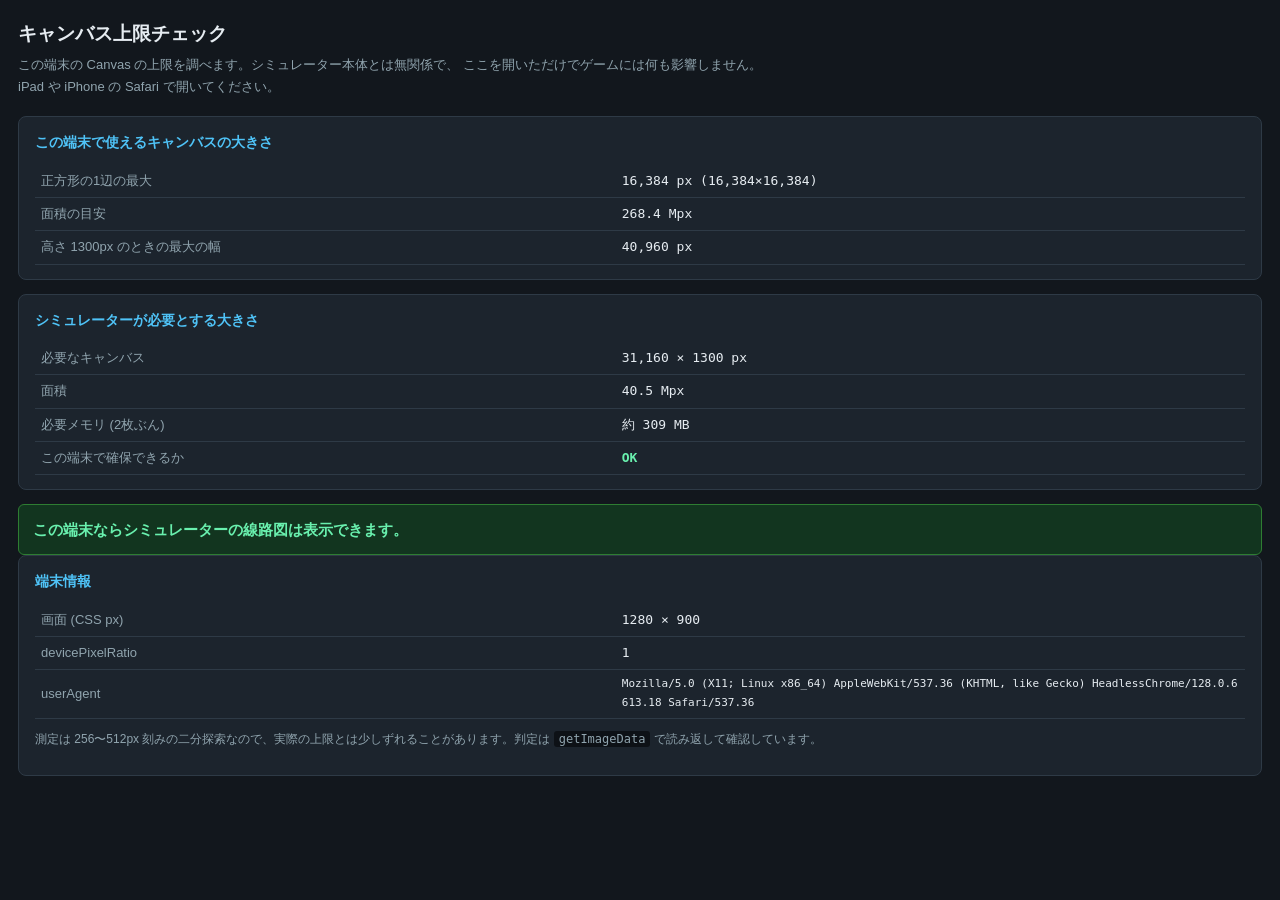
<file: tools/canvas-limit-test.html>
<!DOCTYPE html>
<html lang="ja">
<head>
<meta charset="UTF-8">
<meta name="viewport" content="width=device-width, initial-scale=1.0">
<title>キャンバス上限チェック (iPad用)</title>
<style>
    body { font-family: "Hiragino Sans", "Meiryo UI", sans-serif; margin: 0; padding: 18px;
           background: #12171d; color: #e6ecf1; line-height: 1.7; }
    h1 { font-size: 19px; margin: 0 0 4px; }
    p.lead { font-size: 13px; color: #90a4ae; margin: 0 0 18px; }
    .card { background: #1c242d; border: 1px solid #2e3a46; border-radius: 8px;
            padding: 14px 16px; margin-bottom: 14px; }
    .card h2 { font-size: 14px; margin: 0 0 10px; color: #4fc3f7; }
    table { width: 100%; border-collapse: collapse; font-size: 13px; }
    th, td { text-align: left; padding: 5px 6px; border-bottom: 1px solid #2e3a46; }
    th { color: #90a4ae; font-weight: normal; width: 48%; }
    td { font-family: Consolas, monospace; }
    .ok   { color: #69f0ae; font-weight: bold; }
    .ng   { color: #ff5252; font-weight: bold; }
    .verdict { font-size: 15px; font-weight: bold; padding: 12px 14px; border-radius: 6px; }
    .verdict.ok { background: #12351f; border: 1px solid #2e7d32; }
    .verdict.ng { background: #3a1414; border: 1px solid #b71c1c; }
    .note { font-size: 12px; color: #90a4ae; margin-top: 10px; }
    code { background: #0d1116; padding: 1px 5px; border-radius: 3px; }
</style>
</head>
<body>

<h1>キャンバス上限チェック</h1>
<p class="lead">
    この端末の Canvas の上限を調べます。シミュレーター本体とは無関係で、
    ここを開いただけでゲームには何も影響しません。<br>
    iPad や iPhone の Safari で開いてください。
</p>

<div id="result"></div>

<script>
(function () {
    // ---- シミュレーター本体が必要とするサイズ (js/01-config.js, js/03-stations.js より)
    const NEED_W = 31160;   // (86駅 x 3ブロック x 120px) + 200
    const NEED_H = 1300;
    const SHEETS = 2;       // 本体用と背景用の2枚を確保している

    /** 指定サイズのキャンバスが本当に使えるか (確保できても中身が空になる端末がある) */
    function canAllocate(w, h) {
        let c = null;
        try {
            c = document.createElement('canvas');
            c.width = w;
            c.height = h;
            if (c.width !== w || c.height !== h) return false;
            const ctx = c.getContext('2d');
            if (!ctx) return false;
            // 端に色を置いて読み返す。失敗する端末では 0 のまま返ってくる。
            ctx.fillStyle = '#ff0000';
            ctx.fillRect(w - 2, h - 2, 2, 2);
            const px = ctx.getImageData(w - 1, h - 1, 1, 1).data;
            return px[0] > 200 && px[3] > 200;
        } catch (e) {
            return false;
        } finally {
            if (c) { c.width = 1; c.height = 1; }   // すぐ解放する
        }
    }

    /** 正方形で使える1辺の最大値を二分探索する */
    function maxSide() {
        let lo = 1024, hi = 32768, best = 0;
        if (!canAllocate(lo, lo)) return 0;
        best = lo;
        while (lo <= hi) {
            const mid = Math.floor((lo + hi) / 2 / 256) * 256;
            if (mid <= best) break;
            if (canAllocate(mid, mid)) { best = mid; lo = mid + 256; }
            else hi = mid - 256;
        }
        return best;
    }

    /** 高さを固定して、使える最大の幅を二分探索する */
    function maxWidthAt(h) {
        let lo = 512, hi = 40960, best = 0;
        if (!canAllocate(lo, h)) return 0;
        best = lo;
        while (lo <= hi) {
            const mid = Math.floor((lo + hi) / 2 / 512) * 512;
            if (mid <= best) break;
            if (canAllocate(mid, h)) { best = mid; lo = mid + 512; }
            else hi = mid - 512;
        }
        return best;
    }

    const side = maxSide();
    const wAtH = maxWidthAt(NEED_H);
    const needOk = canAllocate(NEED_W, NEED_H);
    const fmt = (n) => n.toLocaleString();
    const mark = (b) => b ? '<span class="ok">OK</span>' : '<span class="ng">NG</span>';

    let html = '';

    html += '<div class="card"><h2>この端末で使えるキャンバスの大きさ</h2><table>' +
        '<tr><th>正方形の1辺の最大</th><td>' + (side ? fmt(side) + ' px (' + fmt(side) + '×' + fmt(side) + ')' : '測定不能') + '</td></tr>' +
        '<tr><th>面積の目安</th><td>' + (side ? (side * side / 1e6).toFixed(1) + ' Mpx' : '―') + '</td></tr>' +
        '<tr><th>高さ ' + NEED_H + 'px のときの最大の幅</th><td>' + (wAtH ? fmt(wAtH) + ' px' : '測定不能') + '</td></tr>' +
        '</table></div>';

    html += '<div class="card"><h2>シミュレーターが必要とする大きさ</h2><table>' +
        '<tr><th>必要なキャンバス</th><td>' + fmt(NEED_W) + ' × ' + NEED_H + ' px</td></tr>' +
        '<tr><th>面積</th><td>' + (NEED_W * NEED_H / 1e6).toFixed(1) + ' Mpx</td></tr>' +
        '<tr><th>必要メモリ (' + SHEETS + '枚ぶん)</th><td>約 ' +
            Math.round(NEED_W * NEED_H * 4 * SHEETS / 1048576) + ' MB</td></tr>' +
        '<tr><th>この端末で確保できるか</th><td>' + mark(needOk) + '</td></tr>' +
        '</table></div>';

    html += needOk
        ? '<div class="verdict ok">この端末ならシミュレーターの線路図は表示できます。</div>'
        : '<div class="verdict ng">この端末では線路図のキャンバスを確保できません。<br>' +
          'ヘッダーの時計は動くのに、線路図が真っ白／真っ黒になります。</div>';

    html += '<div class="card"><h2>端末情報</h2><table>' +
        '<tr><th>画面 (CSS px)</th><td>' + window.innerWidth + ' × ' + window.innerHeight + '</td></tr>' +
        '<tr><th>devicePixelRatio</th><td>' + (window.devicePixelRatio || 1) + '</td></tr>' +
        '<tr><th>userAgent</th><td style="word-break:break-all; font-size:11px;">' +
            String(navigator.userAgent).replace(/</g, '&lt;') + '</td></tr>' +
        '</table>' +
        '<p class="note">測定は 256〜512px 刻みの二分探索なので、実際の上限とは少しずれることがあります。' +
        '判定は <code>getImageData</code> で読み返して確認しています。</p></div>';

    document.getElementById('result').innerHTML = html;
})();
</script>

</body>
</html>
</file>
<file: css/style.css>
body { margin: 0; background-color: #1a1a1a; font-family: "Meiryo UI", "Yu Gothic", sans-serif; overflow: hidden; }
    
    /* ヘッダー */
    #header { position: fixed; top: 0; left: 0; width: 100%; height: 70px; background: rgba(255,255,255,0.95); border-bottom: 3px solid #0044FF; z-index: 1000; display: flex; align-items: center; justify-content: space-between; padding: 0 20px; font-size: 12px; white-space: nowrap; overflow-x: auto; }
    .clock { font-size: 34px; font-weight: bold; font-family: "Meiryo UI", "Yu Gothic", monospace; color: #333; margin-right: 20px; flex-shrink: 0; }
    
    #banner-area { flex-grow: 1; text-align: center; font-weight: bold; font-size: 16px; margin: 0 20px; overflow: hidden; white-space: normal; line-height: 1.2; }
    #emergency-banner { display: none; background-color: #ff0000; color: #fff; padding: 4px 15px; border-radius: 4px; animation: flash 1s infinite; }
    #info-banner { display: none; background-color: #ffcc00; color: #000; padding: 4px 15px; border-radius: 4px; }
    .banner-orange { background-color: #ff9800 !important; color: #fff !important; }
    .banner-blue { background-color: #0044FF !important; color: #fff !important; }
    @keyframes flash { 0% { opacity: 1; } 50% { opacity: 0.5; } 100% { opacity: 1; } }

    .legend { display: flex; align-items: center; gap: 10px; flex-shrink: 0; margin-right: 70px; font-size: 10px; }
    .color-box { display: inline-block; width: 10px; height: 10px; margin-right: 2px; vertical-align: middle; border: 1px solid #777; }
    
    /* フッター */
    #footer { position: fixed; bottom: 10px; left: 2.5%; width: 95%; height: 32px; background: #2c3e50; border: 1px solid #555; border-radius: 5px; z-index: 1000; display: flex; align-items: center; justify-content: space-between; padding: 0 20px; color: #ccc; font-size: 11px; font-family: "Meiryo UI", "Yu Gothic", monospace; box-sizing: border-box; }
    .footer-section { display: flex; align-items: center; gap: 20px; }
    .status-item { display: flex; align-items: center; gap: 6px; }
    .led { width: 8px; height: 8px; border-radius: 50%; display: inline-block; }
    .led-green { background-color: #00ff00; box-shadow: 0 0 5px #00ff00; }
    
    /* ローディング */
    #loading-msg { position: fixed; top: 50%; left: 50%; transform: translate(-50%, -50%); color: #fff; font-size: 20px; font-weight: bold; z-index: 9999; background: rgba(0,0,0,0.7); padding: 20px; border-radius: 8px; pointer-events: none; }

    /* Super-TID 画面へのリンク */
    #tid-link { position: fixed; top: 10px; right: 110px; z-index: 2000; background: #0E58C8;
        color: #fff; border: 2px solid #fff; padding: 10px 14px; font-weight: bold; font-size: 14px;
        cursor: pointer; border-radius: 4px; text-decoration: none;
        font-family: "Meiryo UI", "Yu Gothic", sans-serif; }
    #tid-link:active { transform: translateY(2px); }

    /* 指令ボタン */
    #cmd-btn { position: fixed; top: 10px; right: 20px; z-index: 2000; background: #d21f1f; color: #fff; border: 2px solid #fff; padding: 10px 20px; font-weight: bold; font-size: 16px; cursor: pointer; border-radius: 4px; font-family: "Meiryo UI", "Yu Gothic", sans-serif; }
    #cmd-btn:active { transform: translateY(2px); }

    /* 指令パネル */
    #cmd-panel { display: none; position: fixed; top: 80px; right: 20px; width: 340px; background: rgba(255,255,255,0.95); border: 2px solid #333; padding: 15px; z-index: 2000; font-size: 12px; border-radius: 8px; max-height: 85vh; overflow-y: auto; }
    #cmd-panel h3 { margin: 0 0 10px 0; border-bottom: 2px solid #0044FF; padding-bottom: 5px; font-size: 14px; }
    #cmd-panel h4 { margin: 15px 0 5px 0; background: #eee; padding: 4px; font-size: 12px; border-left: 4px solid #555; }
    .cmd-section { margin-bottom: 10px; padding-bottom: 10px; border-bottom: 1px dashed #ccc; }
    .cmd-row { margin-bottom: 8px; }
    .cmd-row label { display: block; font-weight: bold; margin-bottom: 2px; font-size: 11px; color:#555; }
    .cmd-row input, .cmd-row select { width: 100%; padding: 5px; box-sizing: border-box; border:1px solid #999; border-radius:3px; font-family: "Meiryo UI", "Yu Gothic", sans-serif; }
    
    .btn-group { display: flex; gap: 5px; margin-top: 5px; }
    .btn-exec, .btn-suspend, .btn-release, .btn-stop, .btn-clear, .btn-close, .btn-emg-clear { border: none; color: #fff; cursor: pointer; border-radius: 4px; font-weight: bold; font-family: "Meiryo UI", "Yu Gothic", sans-serif; }
    .btn-exec { flex:1; background: #0044FF; padding: 8px; }
    .btn-suspend { flex:1; background: #ff8800; padding: 8px; }
    .btn-suspend-imm { flex:1; background: #d21f1f; padding: 8px; color: #fff; cursor: pointer; border-radius: 4px; font-weight: bold; }
    .btn-release { flex:1; background: #28a745; padding: 8px; }
    .btn-stop { background: #d21f1f; padding: 6px 12px; flex: 2; }
    .btn-clear { background: #28a745; padding: 6px 12px; flex: 1; }
    .btn-close { background: #666; padding: 6px 12px; }
    .btn-emg-clear { width:100%; background: #d21f1f; padding: 10px; border:2px solid yellow; }

    /* ログ履歴パネル・業務連絡欄のスタイルは css/header-log.css に分離 */

    /* 緊急制御パネル */
    #emg-control { display: none; position: fixed; top: 100px; left: 50%; transform: translateX(-50%); width: 300px; background: rgba(200, 0, 0, 0.9); padding: 15px; border: 3px solid #fff; border-radius: 8px; z-index: 3000; text-align: center; color: white; }

    /* 線路図の表示域。
       キャンバスは画面の大きさぶんだけ作り、いちばん下の層に敷く。
       その上に透明なスクロール領域 (#scroll-container) を重ね、
       中の #canvas-spacer が線路図全体の大きさを持ってスクロールバーを出す。
       スクロールされたら、その量ぶんずらしてキャンバスを描き直す。
       こうすることで
         ・キャンバスの面積が画面と同じになり、iPad の上限に掛からない
         ・iOS の慣性スクロールがそのまま使える
         ・横にも縦にもスクロールできる
       という形にしている。 */
    #tid-viewport {
        position: fixed; top: 70px; left: 0; right: 0; bottom: 50px;
        background-color: #8faadd;
        overflow: hidden;
    }
    #tidCanvas {
        position: absolute; top: 0; left: 0;
        display: block;
        image-rendering: -webkit-optimize-contrast;
    }
    #scroll-container {
        position: absolute; top: 0; left: 0; right: 0; bottom: 0;
        overflow: auto;
        -webkit-overflow-scrolling: touch;
        overscroll-behavior: contain;
        touch-action: pan-x pan-y;
        cursor: grab;
    }
    #scroll-container:active { cursor: grabbing; }
    #canvas-spacer { width: 1px; height: 1px; }

    /* ★追加: 強制発車ボタン (指令パッド) */
    .btn-force { display:block; width:100%; margin-top:8px; padding:9px; background:#00838F; color:#fff; border:none; border-radius:4px; font-weight:bold; font-size:13px; cursor:pointer; font-family: "Meiryo UI", "Yu Gothic", sans-serif; }
    .btn-force:hover { background:#006064; }
    .btn-force:active { transform: translateY(1px); }
</file>
<file: css/header-log.css>
/* ヘッダーの業務連絡欄と、運転指令ログ／業務連絡の履歴パネル。

   読みやすさを上げるため
     ・時刻 / 発信元ラベル / 見出し / 本文 の4段構えに固定し、行頭の位置を揃えた
     ・発信元を色付きのラベル(チップ)にして、視線で追えるようにした
     ・重要度で左の帯と背景を変え、事故・運休が埋もれないようにした
     ・タブと発信元での絞り込みを付けた
*/

/* ============================================================ 業務連絡 (ヘッダー) */
#staff-log-feed {
    display: flex;
    align-items: center;
    flex-shrink: 0;
    margin-right: 70px;
    width: 520px;
    height: 48px;
    box-sizing: border-box;
    background: linear-gradient(180deg, #2f3e50 0%, #263442 100%);
    border: 1px solid #4a5a6a;
    border-left: 5px solid #00c853;
    border-radius: 5px;
    padding: 0 12px;
    overflow: hidden;
    cursor: pointer;
    transition: border-color .15s, box-shadow .15s;
}
#staff-log-feed:hover { border-color: #7e93a8; box-shadow: 0 0 0 2px rgba(0,200,83,.25); }

.staff-feed-title {
    flex-shrink: 0;
    margin-right: 12px;
    text-align: center;
    line-height: 1.15;
}
.staff-feed-title b {
    display: block;
    font-size: 13px;
    font-weight: bold;
    color: #7dffab;
    letter-spacing: .08em;
}
.staff-feed-title small {
    display: block;
    font-size: 9px;
    color: #90a4ae;
    letter-spacing: .02em;
}
#staff-log-count {
    display: inline-block;
    min-width: 16px;
    margin-top: 1px;
    padding: 0 4px;
    background: #00695c;
    border-radius: 8px;
    font-size: 9px;
    font-weight: bold;
    color: #fff;
}

#staff-log-marquee {
    flex: 1;
    min-width: 0;
    display: flex;
    align-items: baseline;
    gap: 7px;
    white-space: nowrap;
    overflow: hidden;
}
.staff-feed-src {
    flex-shrink: 0;
    font-size: 11px;
    color: #b0bec5;
}
.staff-feed-head {
    flex-shrink: 0;
    padding: 1px 6px;
    background: rgba(255,255,255,.12);
    border-radius: 3px;
    font-size: 11px;
    font-weight: bold;
    color: #fff59d;
}
.staff-feed-body {
    flex: 1;
    min-width: 0;
    font-size: 12.5px;
    line-height: 1.35;
    color: #eceff1;
    overflow: hidden;
    text-overflow: ellipsis;
}
.staff-feed-idle { font-size: 12px; color: #78909c; }

/* 発信元ラベル (履歴パネルと共用) */
.log-chip {
    flex-shrink: 0;
    display: inline-block;
    min-width: 44px;
    padding: 2px 6px;
    border-radius: 3px;
    color: #fff;
    font-size: 10.5px;
    font-weight: bold;
    line-height: 1.35;
    text-align: center;
    letter-spacing: .02em;
}

/* ============================================================ 履歴パネル */
#log-panel {
    display: none;
    position: fixed;
    top: 72px;
    left: 50%;
    transform: translateX(-50%);
    width: 94%;
    max-width: 920px;
    background: #f7f9fb;
    border: 1px solid #c3ced8;
    border-top: 4px solid #0044FF;
    box-shadow: 0 10px 34px rgba(0,0,0,.45);
    border-radius: 0 0 10px 10px;
    z-index: 2500;
    padding: 0;
    font-family: "Meiryo UI", "Yu Gothic", sans-serif;
}

#log-tabs {
    display: flex;
    align-items: stretch;
    gap: 0;
    background: #e8edf2;
    border-bottom: 1px solid #c3ced8;
    padding: 0 10px;
}
.log-tab {
    appearance: none;
    background: none;
    border: none;
    border-bottom: 3px solid transparent;
    padding: 11px 18px 9px;
    font-family: inherit;
    font-size: 14px;
    font-weight: bold;
    color: #667585;
    cursor: pointer;
}
.log-tab:hover { color: #2c3e50; background: rgba(255,255,255,.6); }
.log-tab.is-active { color: #0033cc; border-bottom-color: #0044FF; background: #f7f9fb; }
.log-tab-num {
    display: inline-block;
    margin-left: 7px;
    padding: 1px 6px;
    background: #b0bec5;
    border-radius: 9px;
    font-size: 10px;
    color: #fff;
}
.log-tab.is-active .log-tab-num { background: #0044FF; }

.log-imp {
    appearance: none;
    margin: 8px 0 8px auto;
    padding: 4px 12px;
    background: #fff;
    border: 1px solid #b0bec5;
    border-radius: 13px;
    font-family: inherit;
    font-size: 11.5px;
    font-weight: bold;
    color: #667585;
    cursor: pointer;
    align-self: center;
}
.log-imp.is-active { background: #d21f1f; border-color: #d21f1f; color: #fff; }

#log-filter-bar {
    display: flex;
    flex-wrap: wrap;
    gap: 5px;
    padding: 8px 14px;
    background: #f0f3f6;
    border-bottom: 1px solid #dde4ea;
}
#log-filter-bar:empty { display: none; }
.log-filter {
    --hue: #78909c;
    appearance: none;
    padding: 3px 9px;
    background: #fff;
    border: 1px solid #cfd8dc;
    border-left: 4px solid var(--hue);
    border-radius: 3px;
    font-family: inherit;
    font-size: 11px;
    color: #45525f;
    cursor: pointer;
}
.log-filter:hover { background: #eceff1; }
.log-filter.is-active { background: var(--hue); border-color: var(--hue); color: #fff; font-weight: bold; }
.log-filter-num { margin-left: 5px; opacity: .75; font-size: 10px; }

#log-panel-container {
    max-height: 52vh;
    overflow-y: auto;
    padding: 4px 0;
    background: #f7f9fb;
}
#log-panel ul { list-style: none; padding: 0; margin: 0; }

.log-row {
    --hue: #78909c;
    display: flex;
    align-items: flex-start;
    gap: 9px;
    padding: 7px 14px;
    border-bottom: 1px solid #e4eaef;
    border-left: 5px solid var(--hue);
    background: #fff;
}
.log-row:hover { background: #f2f7fd; }

.log-time {
    flex-shrink: 0;
    width: 62px;
    padding-top: 1px;
    font-family: Consolas, "Courier New", monospace;
    font-size: 12px;
    font-weight: bold;
    color: #37474f;
    letter-spacing: -.02em;
}
.log-time.is-dim { color: #b0bec5; font-weight: normal; }

.log-text { flex: 1; min-width: 0; line-height: 1.55; }
.log-src {
    margin-right: 7px;
    font-size: 11px;
    color: #78909c;
}
.log-head {
    margin-right: 7px;
    padding: 1px 6px;
    background: #eceff1;
    border-radius: 3px;
    font-size: 11.5px;
    font-weight: bold;
    color: #37474f;
    white-space: nowrap;
}
.log-body {
    font-size: 13px;
    color: #1c2833;
    word-break: break-word;
}

.log-trainno {
    display: inline-block;
    padding: 0 4px;
    background: #0044FF;
    border-radius: 3px;
    color: #fff;
    font-family: Consolas, "Courier New", monospace;
    font-weight: bold;
    cursor: pointer;
}
.log-trainno:hover { background: #d21f1f; }

/* 重要度 */
.log-lv-critical { background: #fff0f0; }
.log-lv-critical .log-head { background: #d21f1f; color: #fff; }
.log-lv-critical .log-body { font-weight: bold; color: #8b0000; }
.log-lv-warn { background: #fff9ef; }
.log-lv-warn .log-head { background: #ffe0b2; color: #7a3e00; }
.log-lv-info { background: #f5f9ff; }

.log-empty, .dt-none { padding: 26px 14px; text-align: center; color: #8d9aa6; font-size: 13px; }

#log-panel-close {
    display: block;
    width: 100%;
    padding: 10px;
    margin: 0;
    background: #45525f;
    color: #fff;
    text-align: center;
    border: none;
    border-radius: 0 0 8px 8px;
    cursor: pointer;
    font-family: inherit;
    font-size: 13px;
    font-weight: bold;
}
#log-panel-close:hover { background: #2c3e50; }

/* ===================================================== 輸送障害の報告書 (社員限り)
   js/32-records.js が組み立てる。旅客向け画面・Super-TID の両方で使う。 */
.rec-report { font-family: 'Meiryo UI', 'Yu Gothic', sans-serif; color: #15181f; font-size: 12px;
              line-height: 1.55; position: relative; }
.rec-stamp { position: absolute; top: 0; right: 0; border: 2px solid #b3121b; color: #b3121b;
             font-weight: bold; padding: 2px 8px; font-size: 12px; transform: rotate(2deg);
             letter-spacing: 1px; }
.rec-title { margin: 0 0 2px; font-size: 18px; letter-spacing: 1px; }
.rec-title small { font-size: 12px; color: #5b6275; font-weight: normal; }
.rec-from { font-size: 11px; color: #5b6275; margin-bottom: 6px; }
.rec-kv { width: 100%; border-collapse: collapse; margin: 4px 0 6px; }
.rec-kv th { width: 7.5em; text-align: left; background: #eef1f7; border: 1px solid #cfd5e3;
             padding: 3px 6px; font-weight: bold; vertical-align: top; white-space: nowrap; }
.rec-kv td { border: 1px solid #cfd5e3; padding: 3px 6px; }
.rec-sec { margin: 8px 0; }
.rec-sec h3 { margin: 0 0 4px; font-size: 13px; border-bottom: 2px solid #3a4a6b; padding-bottom: 2px; }
.rec-sec h3 span { display: inline-block; min-width: 1.6em; color: #3a4a6b; }
.rec-sec p { margin: 2px 0 4px; }
.rec-sec ul { margin: 2px 0; padding-left: 1.3em; }
.rec-tl { width: 100%; border-collapse: collapse; font-size: 11px; }
.rec-tl td { border-bottom: 1px dotted #cfd5e3; padding: 2px 4px; vertical-align: top; }
.rec-t { white-space: nowrap; font-variant-numeric: tabular-nums; color: #3a4a6b; width: 5.5em; }
.rec-k { white-space: nowrap; color: #5b6275; width: 7em; }
.rec-aff { width: 100%; border-collapse: collapse; font-size: 11px; margin-top: 4px; }
.rec-aff th { background: #eef1f7; border: 1px solid #cfd5e3; padding: 2px 4px; white-space: nowrap; }
.rec-aff td { border: 1px solid #dfe3ec; padding: 2px 4px; white-space: nowrap; }
.rec-aff .rec-own td { background: #fff1f1; font-weight: bold; }
.rec-num { text-align: right; font-variant-numeric: tabular-nums; }
.rec-none, .rec-empty { color: #8a93a8; }
.rec-note { color: #5b6275; font-size: 11px; }
.rec-foot { margin-top: 10px; border-top: 1px solid #cfd5e3; padding-top: 4px; font-size: 10px; color: #5b6275; }

/* 旅客向け画面の報告書の窓 */
#report-modal { position: fixed; inset: 0; background: rgba(0,0,0,0.75); z-index: 10000;
                display: none; justify-content: center; align-items: center; }
.report-modal-box { background: #fff; width: min(900px, 94vw); max-height: 88vh; display: flex;
                    flex-direction: column; border-radius: 6px; border: 2px solid #555; }
.report-modal-head { display: flex; gap: 8px; align-items: center; padding: 8px 12px;
                     border-bottom: 1px solid #ccc; background: #f3f5fa; }
.report-modal-head b { margin-right: auto; font-size: 15px; }
.report-modal-head button { padding: 5px 12px; border: none; border-radius: 3px; cursor: pointer;
                            background: #555f6b; color: #fff; font-weight: bold; }
#report-modal-body { overflow: auto; padding: 12px 16px; }
.rec-li .log-text { display: flex; flex-wrap: wrap; gap: 4px; align-items: baseline; }
.rec-li-ans { flex-basis: 100%; color: #1b3e8a; font-size: 12px; }
.rec-li-ans small { color: #5b6275; }
.rec-open { margin-left: auto; border: 1px solid #8fa0c8; background: #eef2fc; color: #12305f;
            border-radius: 3px; padding: 2px 8px; cursor: pointer; font-size: 12px; }
</file>
<file: css/depot-view.css>
/* 留置場の構内配線図モーダル (js/22-depot-view.js) */

#depot-modal-title {
    margin: 0 0 10px 0;
    padding-bottom: 7px;
    border-bottom: 3px solid #0044FF;
    font-size: 19px;
    color: #1c2833;
}
#depot-modal-title .depot-sub {
    display: block;
    margin-top: 3px;
    font-size: 12px;
    font-weight: normal;
    color: #667585;
}

.depot-stats {
    display: flex;
    flex-wrap: wrap;
    gap: 8px;
    margin-bottom: 8px;
}
.depot-stats .ds-item {
    padding: 4px 11px;
    background: #eef2f6;
    border: 1px solid #d5dde4;
    border-radius: 4px;
    font-size: 12px;
    color: #45525f;
}
.depot-stats b { font-size: 15px; color: #0033cc; }
.depot-stats small { color: #78909c; }

.depot-note {
    margin: 0 0 10px;
    font-size: 12px;
    line-height: 1.5;
    color: #55636f;
}

.depot-legend {
    display: flex;
    flex-wrap: wrap;
    gap: 4px 14px;
    margin-bottom: 8px;
    font-size: 11px;
    color: #45525f;
}
.depot-legend .dl-box {
    display: inline-block;
    width: 11px;
    height: 11px;
    margin-right: 4px;
    border: 1px solid #90a4ae;
    vertical-align: -1px;
}
.depot-legend .dl-line {
    display: inline-block;
    width: 16px;
    height: 0;
    margin-right: 4px;
    vertical-align: 4px;
    border-top: 3px solid #d9d9d9;
}
.depot-legend .dl-shed { border-top-color: #6a5acd; }
.depot-legend .dl-wash { border-top-color: #1e90ff; }
.depot-legend .dl-siding { border-top-color: #8a8a8a; }

/* ------------------------------------------------------------ 配線図 */
.depot-diagram {
    margin-bottom: 14px;
    padding: 6px 4px;
    background: #11161c;
    border: 1px solid #2c3742;
    border-radius: 6px;
    overflow-x: auto;
}
.depot-svg {
    display: block;
    width: 100%;
    max-width: 100%;
    height: auto;
    min-width: 560px;   /* これより狭いと線名が読めないので横スクロールさせる */
}

.depot-svg .dv-main   { stroke: #ffffff; stroke-width: 2.5; }
.depot-svg .dv-ladder { stroke: #6f7d8a; stroke-width: 1.6; fill: none; }
.depot-svg .dv-track  { stroke: #d9d9d9; stroke-width: 2.5; }
.depot-svg .dv-track-shed   { stroke: #6a5acd; }
.depot-svg .dv-track-wash   { stroke: #1e90ff; }
.depot-svg .dv-track-siding { stroke: #8a8a8a; stroke-dasharray: 7 3; }
.depot-svg .dv-stop   { stroke: #ff7043; stroke-width: 2.5; }
.depot-svg .dv-shed   { fill: rgba(106,90,205,.12); stroke: #6a5acd; stroke-width: 1; stroke-dasharray: 3 2; }

.depot-svg .dv-label  { fill: #e0e6eb; font: bold 12px "Meiryo UI", sans-serif; }
.depot-svg .dv-cap    { fill: #7b8996; font: 10px "Meiryo UI", sans-serif; }
.depot-svg .dv-group  { fill: #4fc3f7; font: bold 11px "Meiryo UI", sans-serif; }
.depot-svg .dv-dir    { fill: #ffd54f; font: bold 11px "Meiryo UI", sans-serif; }
.depot-svg .dv-unit-text { font: bold 10.5px Consolas, "Courier New", monospace; text-anchor: middle; }
.depot-svg .dv-unit   { cursor: default; }

/* ------------------------------------------------------------ 一覧表 */
.depot-table {
    width: 100%;
    border-collapse: collapse;
    font-size: 12.5px;
}
.depot-table th {
    position: sticky;
    top: 0;
    padding: 7px 8px;
    background: #e8edf2;
    border: 1px solid #d5dde4;
    color: #37474f;
    font-size: 11.5px;
    text-align: left;
    white-space: nowrap;
}
.depot-table td {
    padding: 6px 8px;
    border: 1px solid #e4eaef;
    color: #1c2833;
    vertical-align: top;
}
.depot-table tr.is-train { background: #fffdf0; }
.depot-table tr.is-idle  { background: #ffffff; }
.depot-table tr.is-over  { background: #fdecec; }

.depot-table .dt-track { width: 68px; font-weight: bold; color: #45525f; white-space: nowrap; }
.depot-table .dt-no {
    width: 110px;
    font-family: Consolas, "Courier New", monospace;
    font-size: 14px;
    font-weight: bold;
    color: #0033cc;
    white-space: nowrap;
}
.depot-table .dt-cars { width: 52px; white-space: nowrap; }
.depot-table .dt-state { color: #45525f; }
.dt-badge {
    display: inline-block;
    padding: 1px 6px;
    margin-right: 4px;
    background: #78909c;
    border-radius: 3px;
    color: #fff;
    font-size: 10.5px;
    font-weight: bold;
}
.dt-badge-out { background: #e65100; }
</file>
<file: css/tid.css>
/* Super-TID 画面の見た目。

   同梱の実物の画面 (ref-diagram-*.png) から拾った色をそのまま使っている。
     背景 #B4C7FB / 枠と文字 #3F4658 / パネル #ECEEF5 / 影 #707C9C
   指令卓らしく、上段に状況、中央に線路図、下段に操作盤を置く。
   iPad でも使えるよう、下段は横に並べつつ、画面が狭いときは折り返す。
*/

:root {
    --tid-bg:        #B4C7FB;
    --tid-panel:     #ECEEF5;
    --tid-edge:      #707C9C;
    --tid-text:      #1B2030;
    --tid-sub:       #3F4658;
    --tid-dark:      #2B3550;
    --tid-darker:    #1E2536;
    --tid-accent:    #2036FB;
    --tid-ok:        #17823C;
    --tid-warn:      #E57B1A;
    --tid-emg:       #C2121B;
}

* { box-sizing: border-box; }

.tid-body {
    margin: 0;
    background: var(--tid-darker);
    color: var(--tid-text);
    font-family: "Meiryo UI", "Yu Gothic", "Hiragino Kaku Gothic ProN", sans-serif;
    font-size: 13px;
    height: 100vh;
    display: flex;
    flex-direction: column;
    overflow: hidden;
    -webkit-text-size-adjust: 100%;
}

#tid-loading {
    position: fixed; inset: 0; z-index: 9000;
    background: var(--tid-darker); color: #fff;
    display: flex; align-items: center; justify-content: center;
    font-size: 20px; letter-spacing: 2px;
}

/* ===================================================== 上段 */
#tid-header {
    flex: 0 0 auto;
    display: flex; align-items: center; gap: 14px;
    padding: 6px 12px;
    background: linear-gradient(180deg, #37415F 0%, #2B3550 100%);
    color: #fff;
    border-bottom: 2px solid #0E58C8;
    min-height: 52px;
    flex-wrap: wrap;
}
.tid-brand { display: flex; align-items: center; gap: 8px; }
.tid-brand-mark {
    background: #0E58C8; color: #fff; font-weight: bold; font-family: Arial, sans-serif;
    padding: 3px 8px; border-radius: 3px; font-size: 16px; letter-spacing: 1px;
}
.tid-brand-name { font-size: 15px; }
.tid-brand-name b { font-size: 17px; letter-spacing: 0.5px; }
.tid-brand-sub { font-size: 11px; color: #B7C4E4; }

.tid-clock {
    font-size: 30px; font-weight: bold; letter-spacing: 2px;
    font-variant-numeric: tabular-nums;
    color: #EAF0FF; text-shadow: 0 0 8px rgba(120,170,255,0.6);
    margin-left: auto;
}
.tid-stats { display: flex; gap: 12px; }
.tid-stat { display: flex; flex-direction: column; align-items: center; line-height: 1.15; }
.tid-stat i { font-style: normal; font-size: 10px; color: #B7C4E4; }
.tid-stat b { font-size: 15px; }

.tid-status {
    padding: 5px 14px; border-radius: 3px; font-weight: bold; font-size: 13px;
    border: 1px solid rgba(255,255,255,0.35);
}
.tid-status.is-ok      { background: #14663A; color: #D8FFE6; }
.tid-status.is-caution { background: #8A6A12; color: #FFF3CC; }
.tid-status.is-warn    { background: #9A4A0E; color: #FFE6D0; }
.tid-status.is-emg     { background: var(--tid-emg); color: #fff; animation: tidFlash 1s infinite; }
@keyframes tidFlash { 0%,100% { opacity: 1; } 50% { opacity: 0.55; } }

.tid-headctl { display: flex; align-items: center; gap: 10px; }
.tid-inline { font-size: 11px; color: #C8D4F0; display: flex; align-items: center; gap: 5px; }
.tid-inline select { font-size: 12px; padding: 3px 5px; }
.tid-link {
    color: #fff; background: #0E58C8; text-decoration: none;
    padding: 6px 10px; border-radius: 3px; font-size: 12px; white-space: nowrap;
}

/* ===================================================== 表示切替 */
#tid-toolbar {
    flex: 0 0 auto;
    display: flex; align-items: center; gap: 14px; flex-wrap: wrap;
    padding: 4px 12px;
    background: #222B40; color: #D4DCF2; font-size: 11px;
    border-bottom: 1px solid #4A5570;
}
.tid-toolbar-title { color: #8FA0C8; }
/* 表示・時間・表示倍率の欄をたたむボタン。たたむとこのボタンだけの細い帯になる */
.tid-tb-toggle {
    border: 1px solid #5A6684; background: #37415F; color: #EAF0FF;
    border-radius: 3px; cursor: pointer; font-family: inherit; font-size: 11px;
    padding: 2px 8px; min-height: 22px;
}
.tid-tb-toggle:active { background: #0E58C8; }
#tid-toolbar.is-collapsed { padding: 1px 12px; }
#tid-toolbar.is-collapsed > *:not(#tid-toolbar-toggle) { display: none !important; }
#tid-toolbar.is-collapsed .tid-tb-toggle { font-size: 10px; min-height: 18px; padding: 0 8px; }
#tid-toolbar label { display: flex; align-items: center; gap: 4px; cursor: pointer; }
#tid-toolbar input { width: 15px; height: 15px; }
.tid-legend { margin-left: auto; display: flex; align-items: center; gap: 8px; color: #B7C4E4; }
.lg { display: inline-block; width: 11px; height: 11px; border-radius: 2px; margin-right: 3px;
      vertical-align: -1px; border: 1px solid rgba(0,0,0,0.4); }
.lg-g { background: #25E63C; } .lg-y { background: #FFD21E; } .lg-r { background: #FF2020; }
.lg-occ { background: #E8453C; } .lg-route { background: #89F939; } .lg-sus { background: #C000C0; }

/* ===================================================== 線路図 */
#tid-viewport {
    flex: 1 1 auto;
    position: relative;
    background: var(--tid-bg);
    overflow: hidden;
    min-height: 220px;
}
#tid-canvas { position: absolute; top: 0; left: 0; display: block; }
#tid-scroll {
    position: absolute; inset: 0;
    overflow: auto;
    -webkit-overflow-scrolling: touch;
    overscroll-behavior: contain;
    touch-action: pan-x pan-y;
    cursor: grab;
}
#tid-scroll:active { cursor: grabbing; }
#tid-spacer { width: 1px; height: 1px; }

/* 駅の在線パネル */
.tid-station {
    display: none;
    position: absolute; top: 10px; right: 10px; width: 470px; max-width: calc(100% - 20px);
    max-height: calc(100% - 20px);
    overflow: auto;
    background: rgba(255,255,255,0.97);
    border: 2px solid var(--tid-edge);
    border-radius: 4px;
    box-shadow: 0 6px 18px rgba(0,0,0,0.35);
    padding: 8px 10px;
    z-index: 20;
}
.tid-station.is-on { display: block; }
.tid-station-head { display: flex; align-items: center; font-size: 14px; margin-bottom: 6px; }
.tid-station-head b { font-size: 16px; margin-right: 4px; }
.tid-x { margin-left: auto; border: none; background: #666; color: #fff; padding: 3px 10px;
         border-radius: 3px; cursor: pointer; font-size: 11px; }
.tid-station-sub { margin: 8px 0 4px; font-weight: bold; font-size: 12px; color: var(--tid-sub);
                   border-left: 4px solid var(--tid-accent); padding-left: 6px; }
.tid-table { width: 100%; border-collapse: collapse; font-size: 11px; }
.tid-table th { background: #DCE3F5; padding: 3px 4px; border: 1px solid #B6C0DA; }
.tid-table td { padding: 3px 4px; border: 1px solid #D6DCEA; }
.tid-table tr.is-busy td { background: #FFF0F0; }
.tid-free { color: #8A93A8; }
.tid-mini { display: inline-block; padding: 1px 5px; border-radius: 2px; font-weight: bold; font-size: 10px; }
/* 番線ごとの発着予定 (js/46-tid-station.js) */
.tid-pl-now { margin-left: 8px; color: var(--tid-sub); font-weight: normal; }
.tid-pl-legend { display: flex; flex-wrap: wrap; gap: 4px; align-items: center; font-size: 10px; margin-bottom: 4px; }
.tid-pl-hint { color: #7A849C; margin-left: 4px; }
.tid-pl-b { display: inline-block; padding: 0 5px; border-radius: 8px; font-size: 10px; font-weight: bold;
            line-height: 15px; white-space: nowrap; }
.tid-pl-stop { background: #DDEBFF; color: #1B3E8A; border: 1px solid #9FB8E8; }
.tid-pl-term { background: #FFE9C7; color: #8A4B00; border: 1px solid #E8BD7A; }
.tid-pl-pass { background: #ECEEF3; color: #5B6275; border: 1px dashed #A5ACBD; }
.tid-plat { border: 1px solid #C9D1E6; border-radius: 3px; margin: 4px 0; background: #FAFBFE; }
.tid-plat.is-busy { border-color: #E7A3A3; }
.tid-plat-h { display: flex; align-items: center; gap: 6px; padding: 3px 6px; background: #E9EEF9;
              border-bottom: 1px solid #D3DAEC; font-size: 11px; }
.tid-plat.is-busy .tid-plat-h { background: #FCECEC; }
.tid-plat-no { font-size: 13px; min-width: 52px; }
.tid-plat-line { color: var(--tid-sub); font-size: 10px; }
.tid-plat-occ { margin-left: auto; text-align: right; }
.tid-pl-t { width: 100%; border-collapse: collapse; font-size: 11px; }
.tid-pl-t td { padding: 2px 4px; border-top: 1px dotted #D6DCEA; white-space: nowrap; }
.tid-pl-t tr.is-pass td { color: #6B7285; }
.tid-pl-time { font-variant-numeric: tabular-nums; width: 52px; }
.tid-pl-note { color: #C2121B; font-size: 10px; }
.tid-pl-note small { color: var(--tid-sub); }
.tid-pl-none { margin: 3px 6px; color: #8A93A8; font-size: 10px; }
.tid-soon { display: flex; gap: 6px; align-items: center; font-size: 11px; padding: 2px 0;
            border-bottom: 1px dotted #CCD4E6; }
.tid-soon-eta { margin-left: auto; color: var(--tid-sub); }
.tid-soon-delay { color: #C2121B; font-weight: bold; }

/* 操作の結果を知らせる小さな帯 */
.tid-toast {
    position: absolute; left: 50%; bottom: 14px; transform: translateX(-50%) translateY(20px);
    background: rgba(20,26,40,0.94); color: #fff; padding: 8px 18px; border-radius: 4px;
    font-size: 13px; opacity: 0; transition: opacity .2s, transform .2s; pointer-events: none;
    z-index: 30; max-width: 90%;
}
.tid-toast.is-on { opacity: 1; transform: translateX(-50%) translateY(0); }

/* ===================================================== 下段の指令卓 */
#tid-dock {
    flex: 0 0 auto;
    display: flex; gap: 8px;
    padding: 8px;
    background: var(--tid-darker);
    max-height: 38vh;
    overflow-x: auto;
    overflow-y: hidden;
}
/* 「広げる」を押したときの指令卓の高さ (輸送障害・記録を読みやすくする) */
body.tid-dock-tall #tid-dock { max-height: 62vh; }
/* 指令卓を下げる: 見出しだけ残す / すっかり隠す (取っ手の帯は残るので、いつでも戻せる) */
body.tid-dock-low #tid-dock { max-height: 12vh; }
body.tid-dock-hidden #tid-dock { display: none; }
/* ドラッグで決めた高さ */
body.tid-dock-custom #tid-dock { max-height: var(--tid-dock-h, 38vh); height: var(--tid-dock-h, auto); }
#tid-dock-bar {
    flex: 0 0 auto; display: flex; align-items: center; gap: 6px;
    padding: 2px 8px; background: var(--tid-dark); color: #C9D3EA;
    cursor: ns-resize; user-select: none; touch-action: none; font-size: 11px;
}
#tid-dock-bar .tid-tab { cursor: pointer; }
.tid-dock-grip { font-size: 14px; letter-spacing: 2px; opacity: .8; }
.tid-dock-state { margin-left: auto; opacity: .8; }
/* 編成検索の行路表: 列車番号は押せる (列車の詳細へ) */
button.tid-duty-train { border: 0; cursor: pointer; text-decoration: underline; font: inherit; }
.tid-duty-table tr.is-pass td { color: #8A93A8; }
/* 駅の番線別の表: いま列車が居る行 */
.tid-pl-t tr.is-here td { background: rgba(90, 150, 255, .14); }
.tid-panel {
    background: var(--tid-panel);
    border: 1px solid var(--tid-edge);
    border-radius: 4px;
    padding: 6px 8px 8px;
    display: flex; flex-direction: column;
    min-width: 250px;
    overflow-y: auto;
}
.tid-panel-train { flex: 1 1 250px; }
.tid-panel-cmd   { flex: 1.3 1 300px; }
/* 輸送障害・記録は幅も高さも広くとる (記録簿の一覧をスクロールして読めるように) */
.tid-panel-info  { flex: 2.4 1 460px; }
.tid-panel h2 {
    margin: 0 0 6px; font-size: 12px; color: #fff; background: var(--tid-dark);
    padding: 4px 8px; border-radius: 2px; letter-spacing: 1px;
    display: flex; align-items: center;
}
.tid-h2-log { margin-top: 8px !important; }
.tid-panel select, .tid-panel input {
    width: 100%; padding: 5px 6px; margin-bottom: 4px; font-size: 12px;
    border: 1px solid #9AA5C0; border-radius: 3px; background: #fff;
    font-family: inherit; min-height: 30px;
}
.tid-group { border-top: 1px dashed #B6C0DA; padding-top: 5px; margin-top: 5px; }
.tid-group:first-of-type { border-top: none; margin-top: 0; }
.tid-group-title { font-size: 11px; font-weight: bold; color: var(--tid-sub); margin-bottom: 4px; }
.tid-row { display: flex; gap: 5px; }
.tid-row > * { flex: 1; }
.tid-hint { font-size: 10px; color: #5C6680; margin: 4px 0 0; line-height: 1.35; }

.tid-btn {
    border: none; border-radius: 3px; color: #fff; background: #4A5570;
    padding: 7px 8px; font-size: 12px; font-weight: bold; cursor: pointer;
    font-family: inherit; margin-bottom: 4px; min-height: 34px;
}
.tid-btn:active { transform: translateY(1px); }
.tid-btn:disabled { background: #9AA1B4; cursor: default; }
.tid-btn-stop  { background: #C2121B; }
.tid-btn-go    { background: #17823C; }
.tid-btn-exec  { background: #0E58C8; }
.tid-btn-force { background: #00707D; width: 100%; }
.tid-btn-emg   { background: #8A0F16; border: 2px solid #FFD21E; }
.tid-group-emg { background: #FDECEC; border-radius: 3px; padding: 5px 6px; }

/* 列車情報 */
.tid-train-info { font-size: 12px; }
.tid-tno { display: inline-block; padding: 3px 10px; border-radius: 2px;
           font-weight: bold; font-size: 16px; letter-spacing: 1px; }
.tid-tdest { font-size: 14px; font-weight: bold; margin: 4px 0 6px; }
.tid-kv { display: flex; font-size: 11px; padding: 2px 0; border-bottom: 1px dotted #CCD4E6; }
.tid-kv span { width: 66px; color: var(--tid-sub); flex: 0 0 auto; }
.tid-kv b { font-weight: normal; }
.tid-kv em { color: #C2121B; font-style: normal; font-weight: bold; }
.tid-fleet { display: inline-block; color: #fff !important; padding: 1px 5px; border-radius: 2px; font-size: 10px; margin-right: 3px; }
.tid-asp { padding: 1px 6px; border-radius: 2px; color: #fff; font-size: 11px; }
.tid-asp-R  { background: #C2121B; }
.tid-asp-Y  { background: #B58600; }
.tid-asp-YY { background: #8A6A12; }
.tid-asp-YG { background: #5A8A12; }
.tid-asp-G  { background: #17823C; }
.tid-note { font-size: 10px; color: #5C6680; margin-top: 5px; line-height: 1.4; }
.tid-trouble { margin-top: 6px; background: #FFF0F0; border-left: 4px solid #C2121B;
               padding: 4px 6px; font-size: 11px; }
.tid-empty { color: #8A93A8; font-size: 11px; margin: 6px 0; }

/* 輸送障害 */
.tid-incidents { font-size: 11px; max-height: 34%; overflow-y: auto; flex: 0 0 auto; }
.tid-inc { background: #FFF4E6; border-left: 4px solid var(--tid-warn);
           padding: 4px 6px; margin-bottom: 4px; display: flex; flex-wrap: wrap; gap: 6px; }
.tid-inc-name  { font-weight: bold; color: #8A3A00; }
.tid-inc-place { color: var(--tid-sub); }
.tid-inc-stage { color: #2B3550; }
.tid-inc-rem   { margin-left: auto; color: #C2121B; }
.tid-inc-train { width: 100%; color: #5C6680; }
/* 段階的な運転再開 */
.tid-rcv { background: #FFF9E0; border-left: 4px solid #B58600; padding: 4px 6px; margin-bottom: 5px; }
.tid-rcv-head { display: flex; flex-wrap: wrap; gap: 6px; align-items: center; margin-bottom: 3px; }
.tid-rcv-seg { display: flex; gap: 6px; align-items: center; padding: 2px 0; border-top: 1px dotted #D9C98A; }
.tid-rcv-label { font-weight: bold; min-width: 120px; }
.tid-rcv-state { flex: 1 1 auto; color: #5C6680; }
.tid-rcv-seg.is-ready .tid-rcv-state { color: #17823C; font-weight: bold; }
.tid-rcv-seg.is-open .tid-rcv-state { color: #1F5FA8; }
/* 運転再開の手配中 (まだ誰も発車させない) と、線路ごとの抑止中の列の行 */
.tid-rcv-seg.is-hold .tid-rcv-state { color: #8A5A00; }
.tid-rcv-state small, .tid-inc-name small { font-weight: normal; color: #5C6680; }
.tid-rcv-btn { min-height: 26px; padding: 3px 8px; margin: 0; font-size: 11px; }

/* 記録 */
.tid-tabs { margin-left: auto; display: flex; gap: 4px; }
.tid-tab { border: none; background: #4A5570; color: #C8D4F0; font-size: 10px;
           padding: 3px 8px; border-radius: 2px; cursor: pointer; font-family: inherit; }
.tid-tab.is-active { background: #0E58C8; color: #fff; }
.tid-logs { font-size: 12px; overflow-y: auto; flex: 1 1 auto; min-height: 170px; }
.tid-grow { margin-left: 8px; background: #2B3550; }
body.tid-dock-tall .tid-grow { background: #0E58C8; color: #fff; }

/* 運転指令の下に折りたたんだ「出区・運転見合わせ・防護無線」 */
.tid-more { margin-top: 8px; border-top: 1px dashed #B6C0DA; padding-top: 5px; }
.tid-more > summary {
    cursor: pointer; font-size: 11px; font-weight: bold; color: var(--tid-sub);
    padding: 4px 2px; list-style: revert;
}
.tid-more[open] > summary { margin-bottom: 4px; }
.tid-log { display: flex; gap: 5px; padding: 2px 0; border-bottom: 1px dotted #CCD4E6;
           align-items: flex-start; }
.tid-log-time { color: #8A93A8; flex: 0 0 auto; font-variant-numeric: tabular-nums; }
.tid-log-chip { color: #fff; border-radius: 2px; padding: 0 4px; font-size: 10px; flex: 0 0 auto; }
.tid-log-body { flex: 1 1 auto; line-height: 1.35; }
.tid-log-critical { background: #FFECEC; }
.tid-log-warn     { background: #FFF7E6; }

/* 隠し要素 (旅客向け画面の仕組みを使うために置いてある) */
#tid-hidden { position: absolute; width: 1px; height: 1px; overflow: hidden;
              clip: rect(0 0 0 0); white-space: nowrap; }

/* ===================================================== 画面が狭いとき (iPad 縦など) */
@media (max-width: 1100px) {
    #tid-dock { flex-wrap: wrap; max-height: 40vh; overflow-y: auto; }
    .tid-panel { min-width: 220px; }
    .tid-clock { font-size: 24px; }
    .tid-stats { display: none; }
}
@media (max-width: 760px) {
    #tid-header { gap: 8px; }
    .tid-brand-sub { display: none; }
    .tid-panel { flex: 1 1 100%; }
    .tid-station { width: auto; left: 10px; right: 10px; }
}

/* ===================================================== 線路図の拡大縮小 */
.tid-zoomctl { display: flex; align-items: center; gap: 4px; margin-left: 18px; }
.tid-zoomctl b { font-weight: normal; color: #8FA0C8; margin-right: 2px; }
.tid-zbtn {
    border: 1px solid #5A6684; background: #37415F; color: #EAF0FF;
    border-radius: 3px; cursor: pointer; font-family: inherit;
    font-size: 13px; line-height: 1; min-width: 26px; min-height: 24px; padding: 0 4px;
}
.tid-zbtn:active { background: #0E58C8; }
.tid-zbtn-w { font-size: 11px; min-width: 38px; }
.tid-zoom-val {
    min-width: 42px; text-align: center; color: #EAF0FF;
    font-variant-numeric: tabular-nums;
}

/* ===================================================== 指令連絡 (現場とのやりとり) */
.tid-panel-comm { flex: 1.5 1 340px; }
.tid-comm-count {
    display: none; margin-left: auto; background: #C2121B; color: #fff;
    border-radius: 9px; min-width: 18px; padding: 0 6px; font-size: 11px; text-align: center;
}
.tid-comm-count.is-on { display: inline-block; }
.tid-comm-list { font-size: 11px; overflow-y: auto; flex: 1 1 auto; min-height: 70px; }
.tid-comm {
    border: 1px solid #B6C0DA; border-left: 4px solid #0E58C8;
    background: #F7F9FF; border-radius: 3px; padding: 5px 6px; margin-bottom: 6px;
}
.tid-comm.is-urgent { border-left-color: #C2121B; background: #FFF4F4; }
.tid-comm-head { display: flex; align-items: center; gap: 5px; flex-wrap: wrap; }
.tid-comm-from { font-weight: bold; color: var(--tid-sub); }
.tid-comm-title { color: #5C6680; }
.tid-comm-remain { margin-left: auto; color: #C2121B; font-variant-numeric: tabular-nums; }
.tid-comm-text { margin: 4px 0 5px; line-height: 1.4; }
.tid-comm-opts { display: flex; gap: 4px; flex-wrap: wrap; }
.tid-comm-btn {
    flex: 1 1 130px; text-align: left; cursor: pointer; font-family: inherit;
    border: 1px solid #7E8AA8; border-radius: 3px; background: #fff;
    padding: 4px 6px; min-height: 36px;
}
.tid-comm-btn:active { background: #DCE8FF; }
.tid-comm-btn b { display: block; font-size: 11px; color: #12305F; }
.tid-comm-btn i { display: block; font-style: normal; font-size: 9px; color: #6B7490; line-height: 1.3; }
.tid-comm-bar { height: 3px; background: #D6DCEA; border-radius: 2px; margin-top: 5px; }
.tid-comm-bar i { display: block; height: 3px; background: #0E58C8; border-radius: 2px; }
.tid-comm.is-urgent .tid-comm-bar i { background: #C2121B; }
.tid-comm-note { font-size: 9px; color: #8A93A8; margin-top: 3px; }

/* ===================================================== 編成検索・行路表 */
.tid-link-btn { border: none; cursor: pointer; font-family: inherit; }
.tid-duty {
    display: none;
    position: absolute; top: 10px; left: 10px; width: min(640px, calc(100% - 20px));
    max-height: calc(100% - 20px); overflow: auto;
    background: rgba(255,255,255,0.98);
    border: 2px solid var(--tid-edge); border-radius: 4px;
    box-shadow: 0 6px 18px rgba(0,0,0,0.35);
    padding: 8px 10px; z-index: 25;
}
.tid-duty.is-on { display: block; }
.tid-duty-pick { display: flex; gap: 6px; align-items: center; margin: 6px 0 4px; }
.tid-duty-pick label { flex: 0 0 auto; font-size: 12px; color: var(--tid-sub); }
.tid-duty-pick select {
    flex: 1 1 auto; min-width: 0; padding: 6px; font-size: 14px; font-family: inherit;
    border: 1px solid #9AA5C0; border-radius: 3px; background: #fff; min-height: 34px;
}
.tid-duty-count { flex: 0 0 auto; font-size: 11px; color: var(--tid-sub);
                  font-variant-numeric: tabular-nums; }
.tid-duty-search { display: flex; gap: 5px; margin: 0 0 6px; }
.tid-duty-search input {
    flex: 1 1 auto; padding: 6px; font-size: 13px; font-family: inherit;
    border: 1px solid #9AA5C0; border-radius: 3px; min-height: 32px;
}
.tid-duty-search .tid-btn { flex: 0 0 auto; margin-bottom: 0; }
.tid-duty-hints { display: flex; flex-wrap: wrap; gap: 4px; margin-bottom: 4px; }
.tid-duty-hint {
    border: 1px solid #9AA5C0; background: #EEF2FC; color: #12305F;
    border-radius: 3px; padding: 2px 7px; font-size: 11px; cursor: pointer; font-family: inherit;
}
.tid-duty-hint:active { background: #DCE8FF; }
.tid-duty-body { font-size: 12px; }
.tid-duty-head { display: flex; align-items: baseline; gap: 10px; flex-wrap: wrap;
                 border-bottom: 1px solid #C8D0E4; padding-bottom: 4px; margin-bottom: 4px; }
.tid-duty-id { font-size: 18px; letter-spacing: 1px; }
.tid-duty-head span { font-size: 11px; color: var(--tid-sub); }
.tid-duty-table th, .tid-duty-table td { white-space: nowrap; }
.tid-duty-table td:first-child { font-variant-numeric: tabular-nums; }
.tid-duty-link { color: var(--tid-sub); }
.tid-duty-rest { background: #8A93A8; color: #fff; }
.tid-duty-other { margin: 5px 0; font-size: 11px; color: var(--tid-sub);
                  display: flex; flex-wrap: wrap; gap: 4px; align-items: center; }
.tid-duty-flow { margin: 4px 0 0; padding-left: 18px; font-size: 11px; line-height: 1.6; }
.tid-duty-flow li { border-bottom: 1px dotted #CCD4E6; }
.tid-duty-t { color: var(--tid-sub); margin-left: 8px; font-variant-numeric: tabular-nums; }

@media (max-width: 760px) {
    .tid-duty { left: 6px; right: 6px; width: auto; }
    .tid-duty-search { flex-wrap: wrap; }
}

/* 指令連絡の重要度 */
.tid-comm-lv { font-size: 10px; font-weight: bold; color: #fff;
               border-radius: 2px; padding: 1px 6px; flex: 0 0 auto; }
.tid-comm-lv-minor     { background: #6B7490; }
.tid-comm-lv-important { background: #C06A00; }
.tid-comm-lv-critical  { background: #C2121B; }
.tid-comm-critical  { border-left-color: #C2121B; background: #FFF4F4; }
.tid-comm-important { border-left-color: #E57B1A; background: #FFF9F0; }
.tid-comm-follow { font-size: 11px; color: #3F4658; margin: 0 0 4px;
                   border-left: 3px solid #B6C0DA; padding-left: 6px; }
.tid-comm-urge   { font-size: 11px; color: #C2121B; font-weight: bold; margin: 0 0 4px; }
.tid-comm-held   { font-size: 10px; color: #8A3A00; background: #FFF0D8;
                   border-radius: 2px; padding: 3px 5px; margin-bottom: 5px; }

/* ===================================================== 指令連絡・輸送障害の記録 (js/32-records.js) */
.tid-rec { border-bottom: 1px solid #D6DCEA; }
.tid-rec-row { display: flex; gap: 6px; align-items: center; width: 100%; padding: 3px 2px;
               background: none; border: none; text-align: left; font: inherit; font-size: 11px;
               cursor: pointer; color: inherit; flex-wrap: wrap; }
.tid-rec-row:hover { background: #EEF2FC; }
.tid-rec-title { flex: 1 1 auto; min-width: 8em; }
.tid-rec-ans { color: #1B3E8A; font-weight: bold; }
.tid-rec-by { color: var(--tid-sub); font-size: 10px; white-space: nowrap; }
.tid-rec-st { font-size: 10px; font-weight: bold; padding: 0 6px; border-radius: 8px;
              background: #2E7D32; color: #fff; white-space: nowrap; }
.tid-rec-st.is-live { background: #C2121B; }
.tid-rec-btn { padding: 2px 8px !important; font-size: 11px !important; margin: 0 !important;
               min-height: 0 !important; }
.tid-rec-detail { padding: 3px 6px 6px 16px; background: #FAFBFE; font-size: 11px; }
.tid-rec-meta { color: var(--tid-sub); margin: 2px 0; }
.tid-rec-inc.is-live { background: #FFF5F5; }
.tid-inc .tid-rec-btn { margin-left: auto !important; }

/* 報告書の窓 (線路図の上にかぶせる) */
.tid-report { left: auto; right: 10px; width: min(860px, calc(100% - 20px)); z-index: 26; }
.tid-report-tools { margin-left: auto; display: flex; gap: 6px; align-items: center; }
.tid-report-tools .tid-btn { margin: 0; padding: 3px 10px; font-size: 11px; }
.tid-report-tools .tid-x { margin-left: 0; }
.tid-report-body { background: #fff; padding: 6px 4px; }

/* 催しの臨時列車の「臨」の印 (js/36-special-events.js) */
.tid-rin { display: inline-block; margin-right: 3px; padding: 0 3px; background: #FFC400; color: #000; border-radius: 2px; font-size: 0.85em; }


/* 夜間作業の一覧と報告書 (js/47-tid-nightwork.js / js/38e-night-work-detail.js) */
.tid-nw { margin-top: 6px; border-top: 1px solid #554; padding-top: 4px; }
.tid-nw-head { color: #FFB347; font-size: 12px; margin-bottom: 2px; }
.tid-nw-head small { color: #aaa; font-weight: normal; }
.tid-nw-row:hover { background: rgba(255, 140, 0, 0.12); }
.nw-report th { width: 9em; }
</file>
